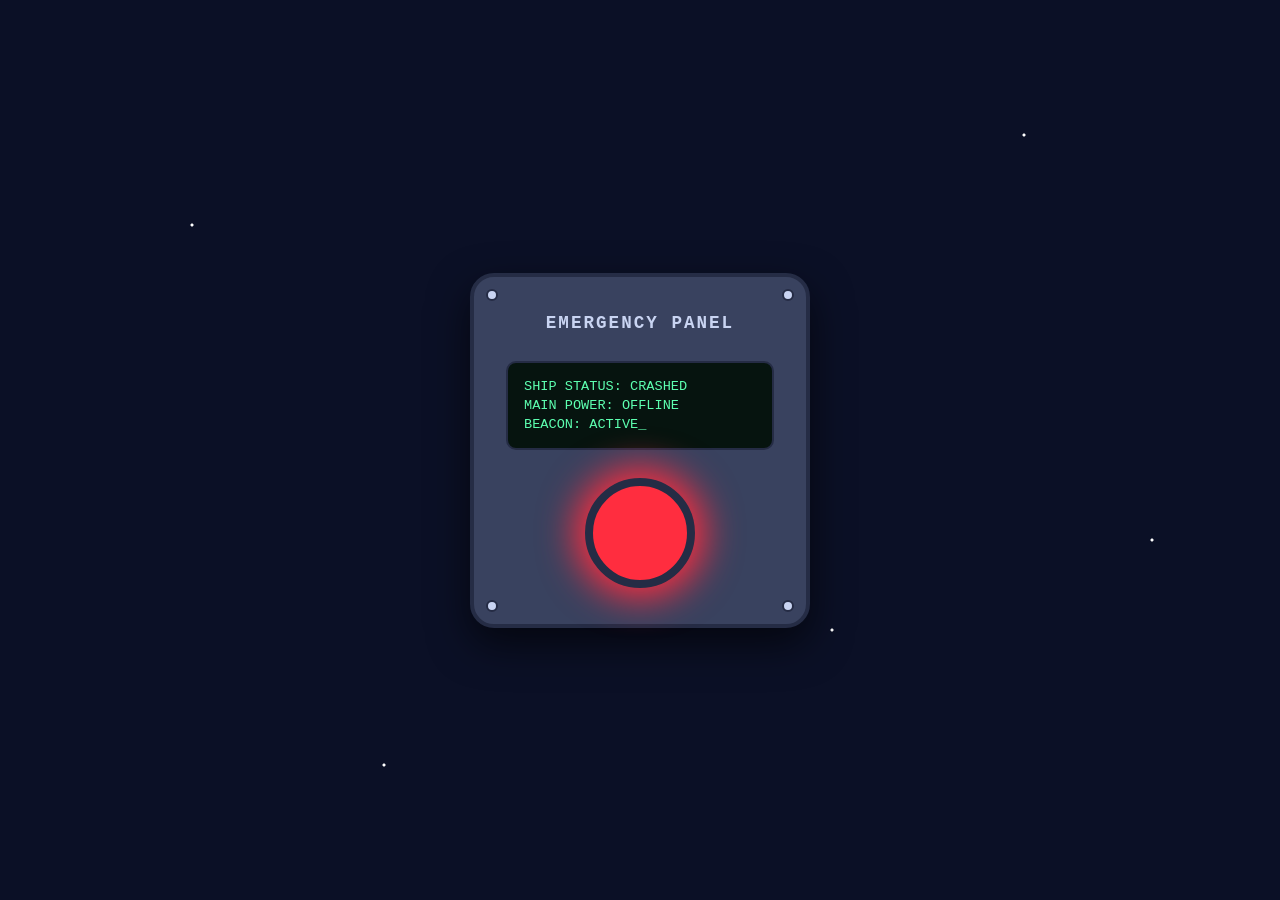
<file: 30daysinspace/lesson01/index.html>
<!DOCTYPE html>
<html lang="en">
<head>
    <meta charset="UTF-8">
    <meta name="viewport" content="width=device-width, initial-scale=1.0">
    <title>Lesson 1: Emergency Light</title>
    <link rel="stylesheet" href="style.css">
</head>
<body>
    <main class="panel">
        <!-- The four screws holding the panel to the wall of the ship -->
        <span class="screw top-left"></span>
        <span class="screw top-right"></span>
        <span class="screw bottom-left"></span>
        <span class="screw bottom-right"></span>

        <h1>Emergency Panel</h1>

        <div class="screen">
            <p>SHIP STATUS: CRASHED</p>
            <p>MAIN POWER: OFFLINE</p>
            <p>BEACON: ACTIVE<span class="cursor">_</span></p>
        </div>

        <!-- JavaScript adds and removes the class "on" to make this blink -->
        <div id="light" class="light"></div>
    </main>

    <script src="script.js"></script>
</body>
</html>
</file>
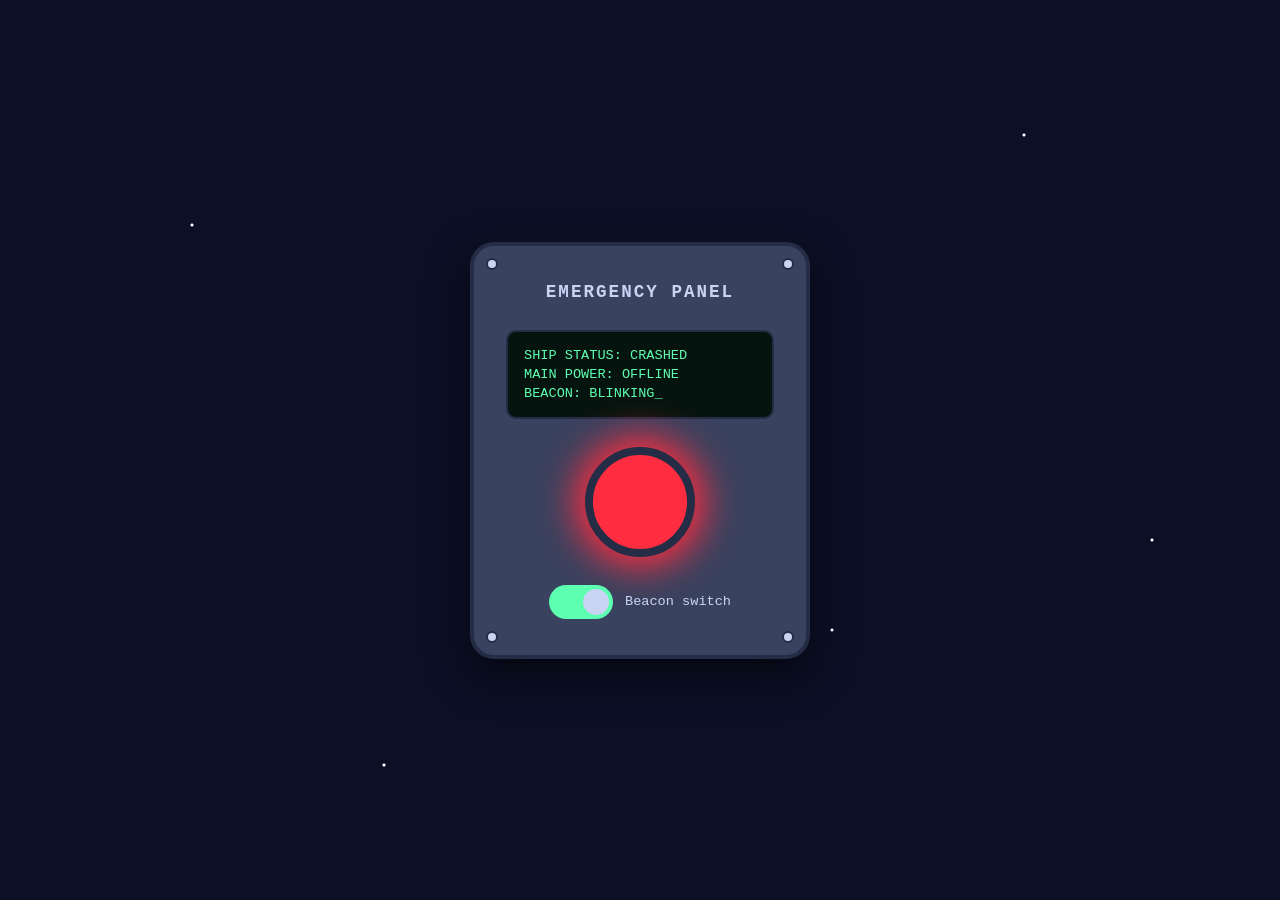
<file: 30daysinspace/lesson02/index.html>
<!DOCTYPE html>
<html lang="en">
<head>
    <meta charset="UTF-8">
    <meta name="viewport" content="width=device-width, initial-scale=1.0">
    <title>Lesson 2: Beacon Switch</title>
    <link rel="stylesheet" href="style.css">
</head>
<body>
    <main class="panel">
        <!-- The four screws holding the panel to the wall of the ship -->
        <span class="screw top-left"></span>
        <span class="screw top-right"></span>
        <span class="screw bottom-left"></span>
        <span class="screw bottom-right"></span>

        <h1>Emergency Panel</h1>

        <div class="screen">
            <p>SHIP STATUS: CRASHED</p>
            <p>MAIN POWER: OFFLINE</p>
            <p>BEACON: <span id="light-status"></span><span class="cursor">_</span></p>
        </div>

        <!-- JavaScript adds and removes the class "on" to make this blink -->
        <div id="light" class="light"></div>

        <!-- The switch is really a checkbox: CSS makes it look like a switch.
             "checked" means it starts switched on. -->
        <label class="switch">
            <input id="light-switch" type="checkbox" checked>
            <span class="track"></span>
            <span>Beacon switch</span>
        </label>
    </main>

    <script src="script.js"></script>
</body>
</html>
</file>
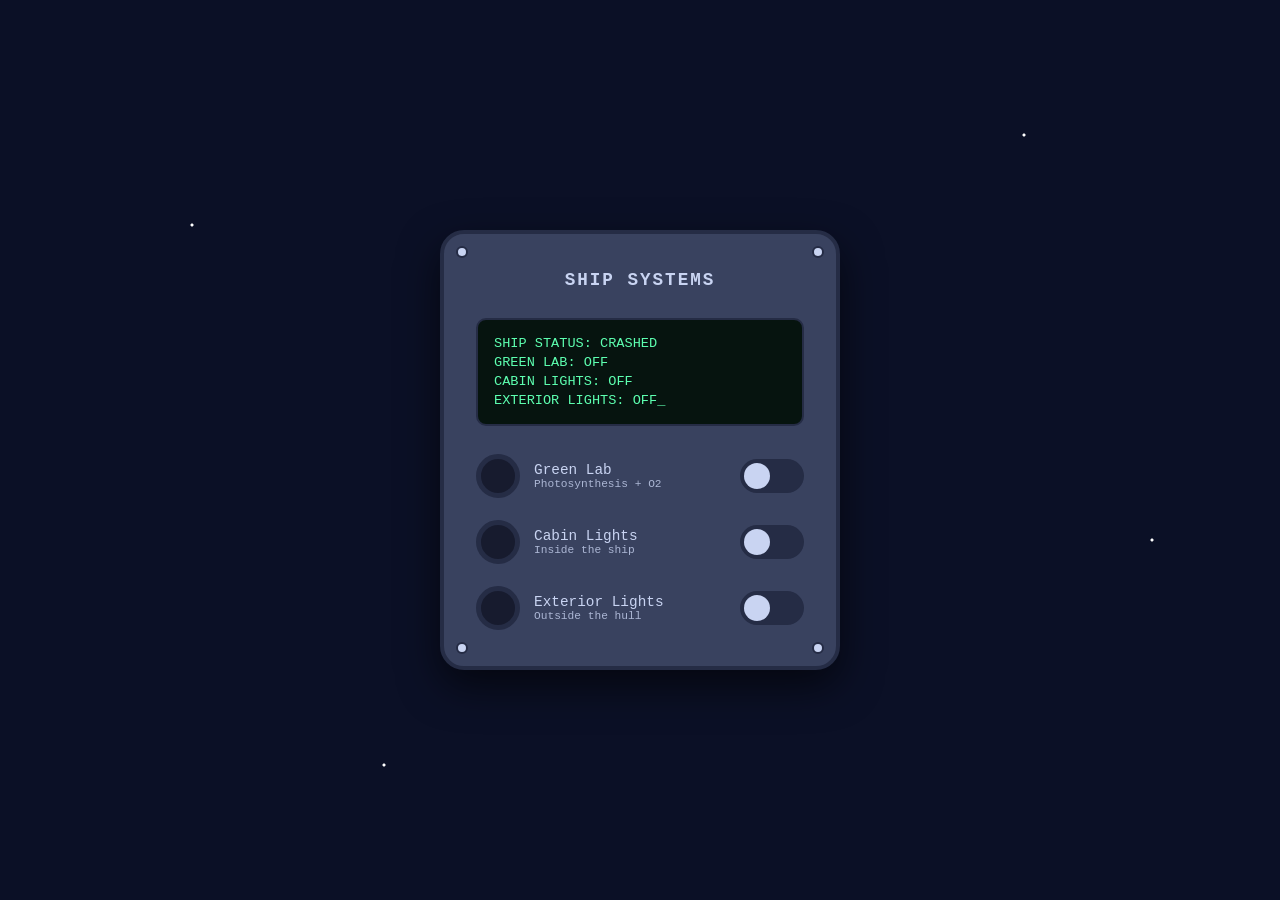
<file: 30daysinspace/lesson03/index.html>
<!DOCTYPE html>
<html lang="en">
<head>
    <meta charset="UTF-8">
    <meta name="viewport" content="width=device-width, initial-scale=1.0">
    <title>Lesson 3: Ship Systems</title>
    <link rel="stylesheet" href="style.css">
</head>
<body>
    <main class="panel">
        <!-- The four screws holding the panel to the wall of the ship -->
        <span class="screw top-left"></span>
        <span class="screw top-right"></span>
        <span class="screw bottom-left"></span>
        <span class="screw bottom-right"></span>

        <h1>Ship Systems</h1>

        <div class="screen">
            <p>SHIP STATUS: CRASHED</p>
            <p>GREEN LAB: <span id="lab-status">OFF</span></p>
            <p>CABIN LIGHTS: <span id="cabin-status">OFF</span></p>
            <p>EXTERIOR LIGHTS: <span id="exterior-status">OFF</span><span class="cursor">_</span></p>
        </div>

        <!-- JavaScript listens here, once, for all three switches.
             autocomplete="off" makes every switch start off when the page reloads. -->
        <div id="systems" class="systems">
            <label class="system">
                <span id="lab-light" class="light green"></span>
                <span class="system-name">
                    Green Lab
                    <small>Photosynthesis + O2</small>
                </span>
                <input id="lab-switch" type="checkbox" autocomplete="off">
                <span class="track"></span>
            </label>

            <label class="system">
                <span id="cabin-light" class="light white"></span>
                <span class="system-name">
                    Cabin Lights
                    <small>Inside the ship</small>
                </span>
                <input id="cabin-switch" type="checkbox" autocomplete="off">
                <span class="track"></span>
            </label>

            <label class="system">
                <span id="exterior-light" class="light amber"></span>
                <span class="system-name">
                    Exterior Lights
                    <small>Outside the hull</small>
                </span>
                <input id="exterior-switch" type="checkbox" autocomplete="off">
                <span class="track"></span>
            </label>
        </div>
    </main>

    <script src="script.js"></script>
</body>
</html>
</file>
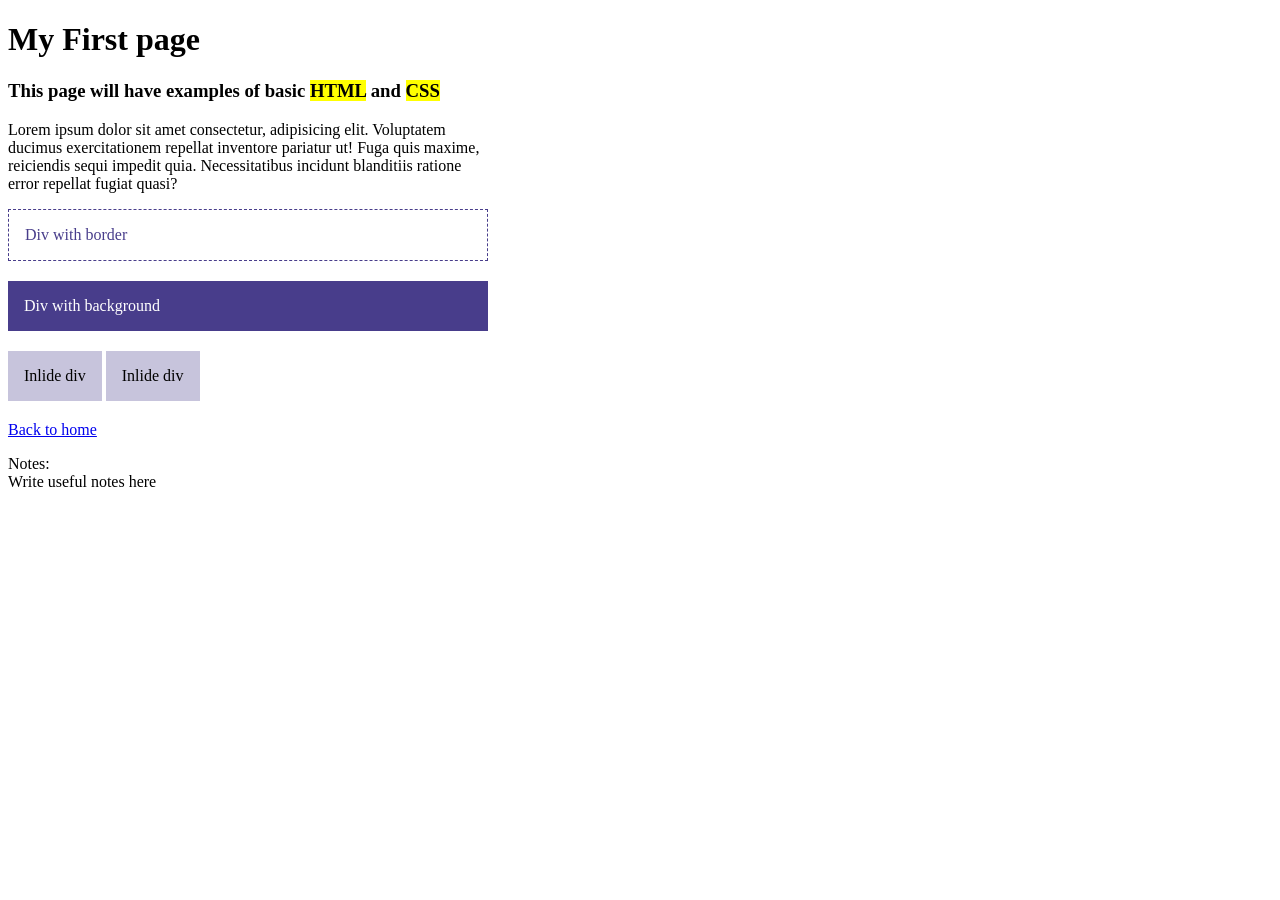
<file: frontend/class01.html>
<!DOCTYPE html>
<html lang="en">
<head>
    <meta charset="UTF-8">
    <meta name="viewport" content="width=device-width, initial-scale=1.0">
    <title>Class 01</title>
    <link rel="stylesheet" href="class01.css">
</head>
<body>
    <div id="page">
        <h1>My First page</h1>
        <h3>This page will have examples of basic <span class="highlight">HTML</span> and <span class="highlight">CSS</span></h3>
        <p>Lorem ipsum dolor sit amet consectetur, adipisicing elit. Voluptatem ducimus exercitationem repellat inventore pariatur ut! Fuga quis maxime, reiciendis sequi impedit quia. Necessitatibus incidunt blanditiis ratione error repellat fugiat quasi?</p>
        <div class="dotted box">Div with border</div>
        <div class="purple box">Div with background</div>
        <div>
            <div class="gray box">Inlide div</div>
            <div class="gray box">Inlide div</div>
        </div>
        <a href="homepage.html">Back to home</a>
        <p>
            Notes:<br>
            Write useful notes here
        </p>
    </div>
</body>
</html>
</file>
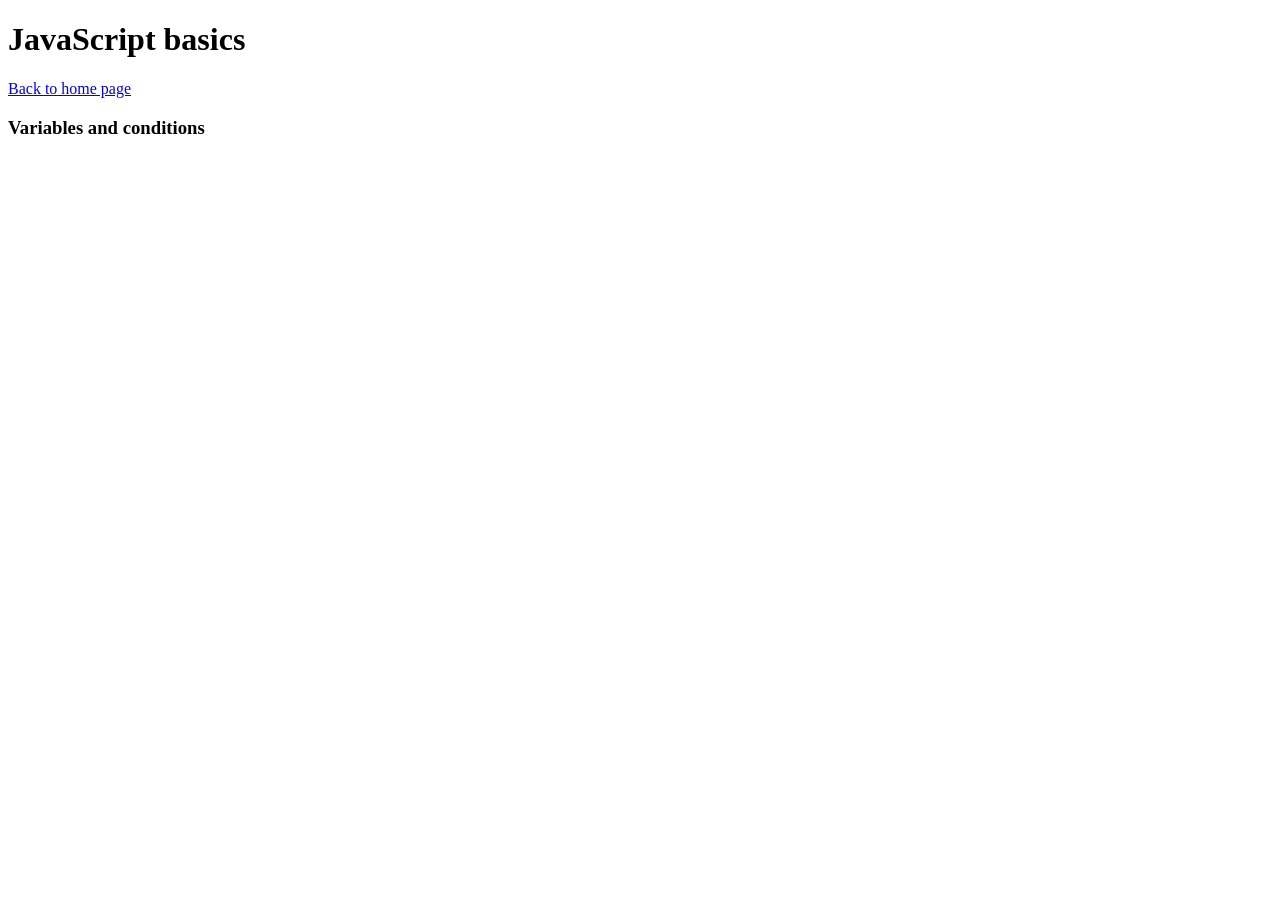
<file: javascript/page_20.html>
<!DOCTYPE html>
<html lang="en">
  <head>
    <meta charset="UTF-8" />
    <title>20 - Javascript</title>
  </head>
  <body>
    <h1>JavaScript basics</h1>
    <a href="homepage.html">Back to home page</a>
    <h3>Variables and conditions</h3>

    <div id="output"></div>
    <script>
      // This code mirrors console messages to the HTML page
      const output = document.getElementById('output');
      const originalLog = console.log;

      console.log = function (...args) {
        originalLog.apply(console, args);
        output.innerHTML += `<pre>${args.join(" ")}</pre>`;
      };
    </script>
    <script src="page_20.js" defer></script>
  </body>
</html>
</file>
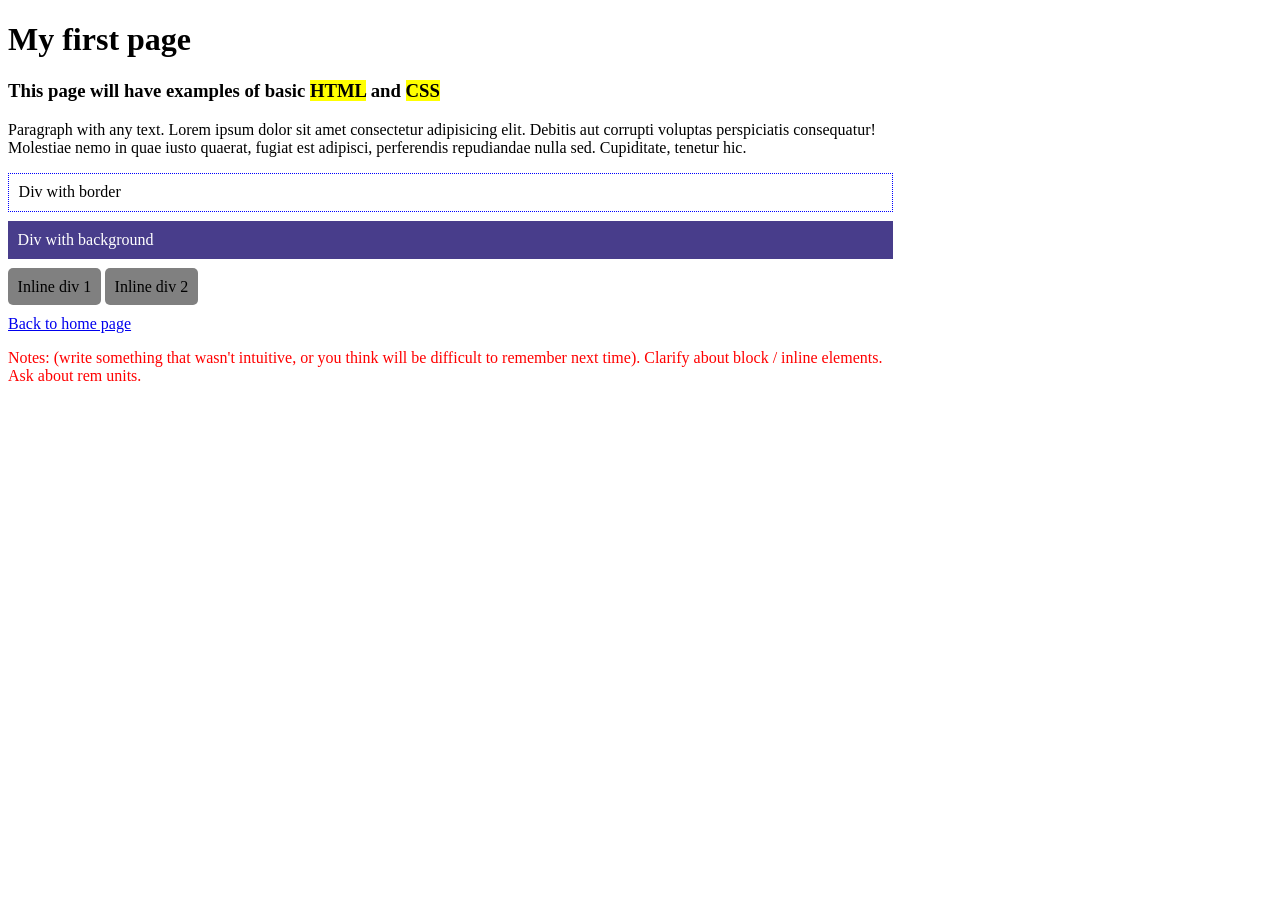
<file: MyFirstPage/page_01.html>
<!DOCTYPE html>
<html>
  <head>
   <link rel="stylesheet" href="page_01.css">
  </head>
  <body>
    <div id="page">
        <h1>My first page</h1>
        <h3>This page will have examples of basic <span class="yellowt">HTML</span> and <span class="yellowt">CSS</span></h3>
        <p>Paragraph with any text. Lorem ipsum dolor sit amet consectetur adipisicing elit. Debitis aut corrupti voluptas perspiciatis consequatur! Molestiae nemo in quae iusto quaerat, fugiat est adipisci, perferendis repudiandae nulla sed. Cupiditate, tenetur hic.</p>
        <div class="box bordered">Div with border</div>
        <div class="box colored">Div with background</div>

        <div>
          <div class="box block">Inline div 1</div>
          <div class="box block">Inline div 2</div>
        </div>
        
        <a href="index.html">Back to home page</a>
        <p id="very-important">Notes: (write something that wasn't intuitive, or you think will be difficult to remember next time). Clarify about block / inline elements. Ask about rem units.</p>
    </div>
</body>
</html>
</file>
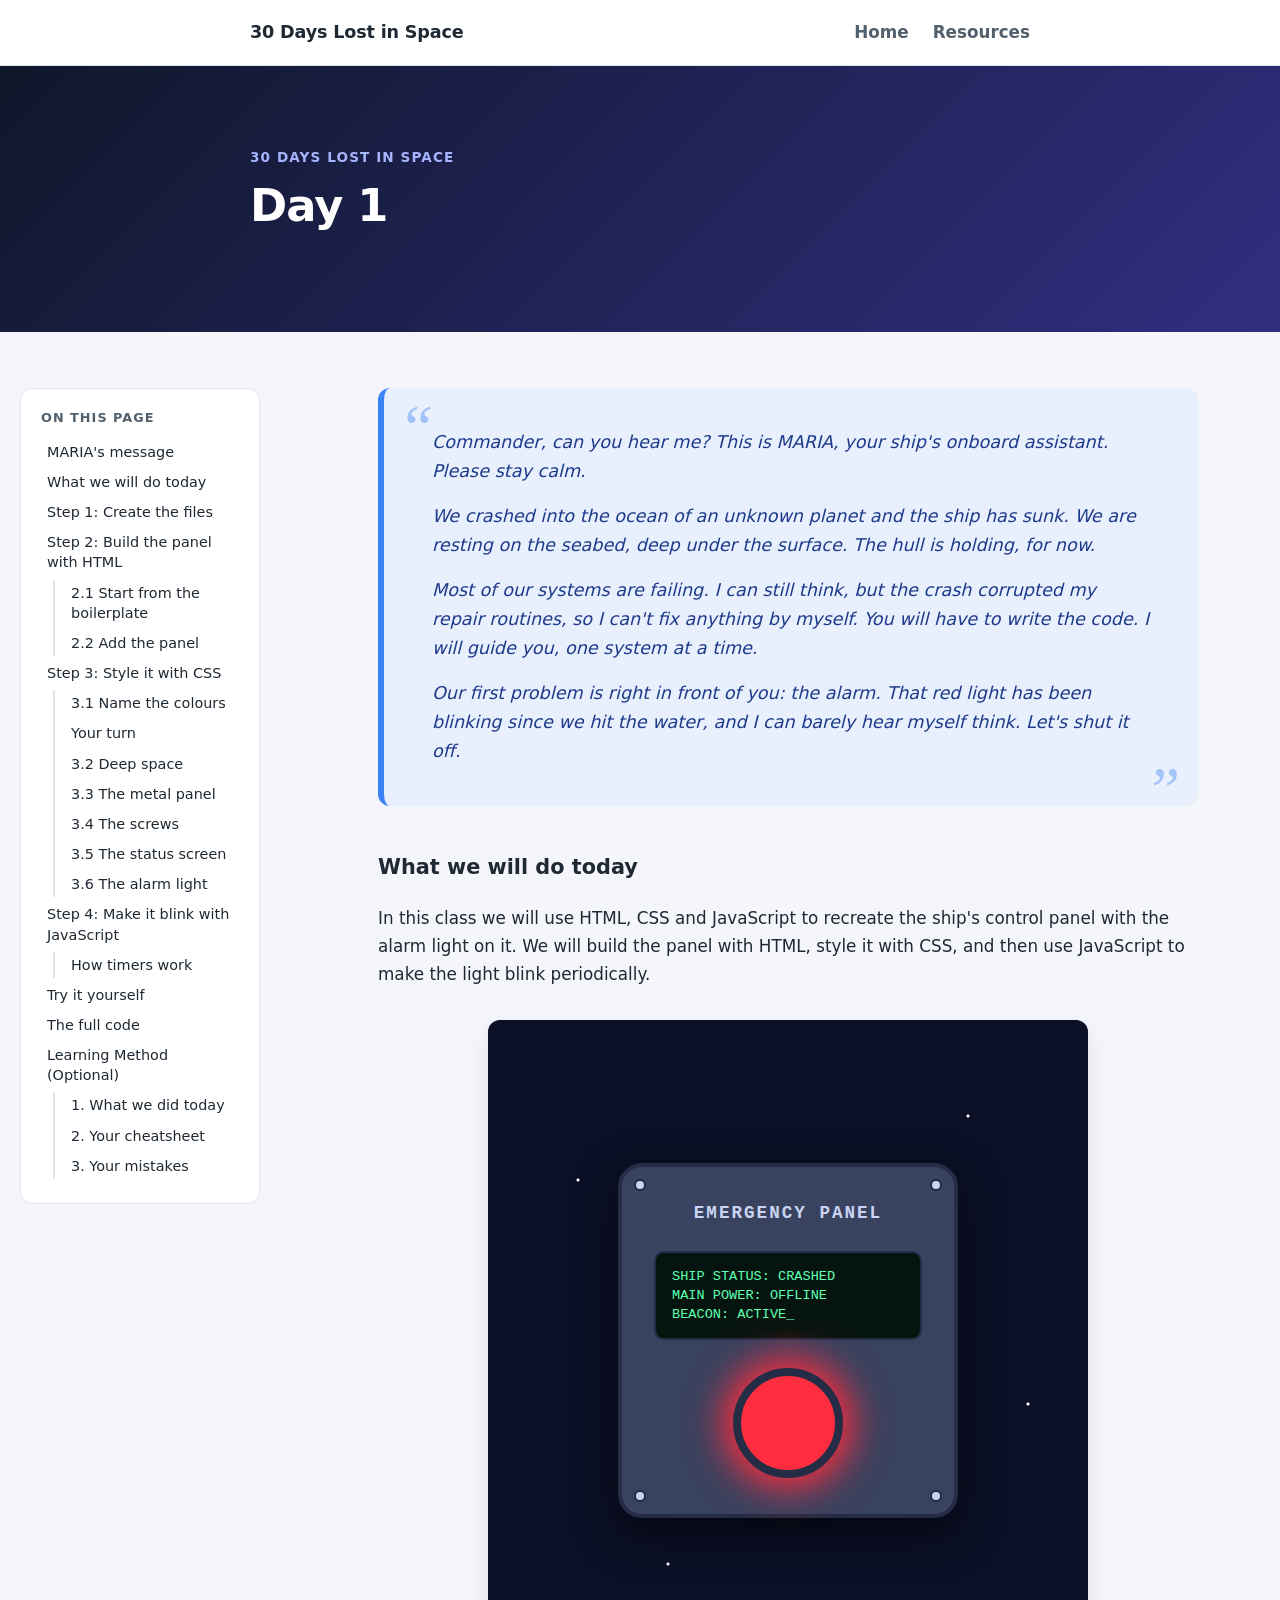
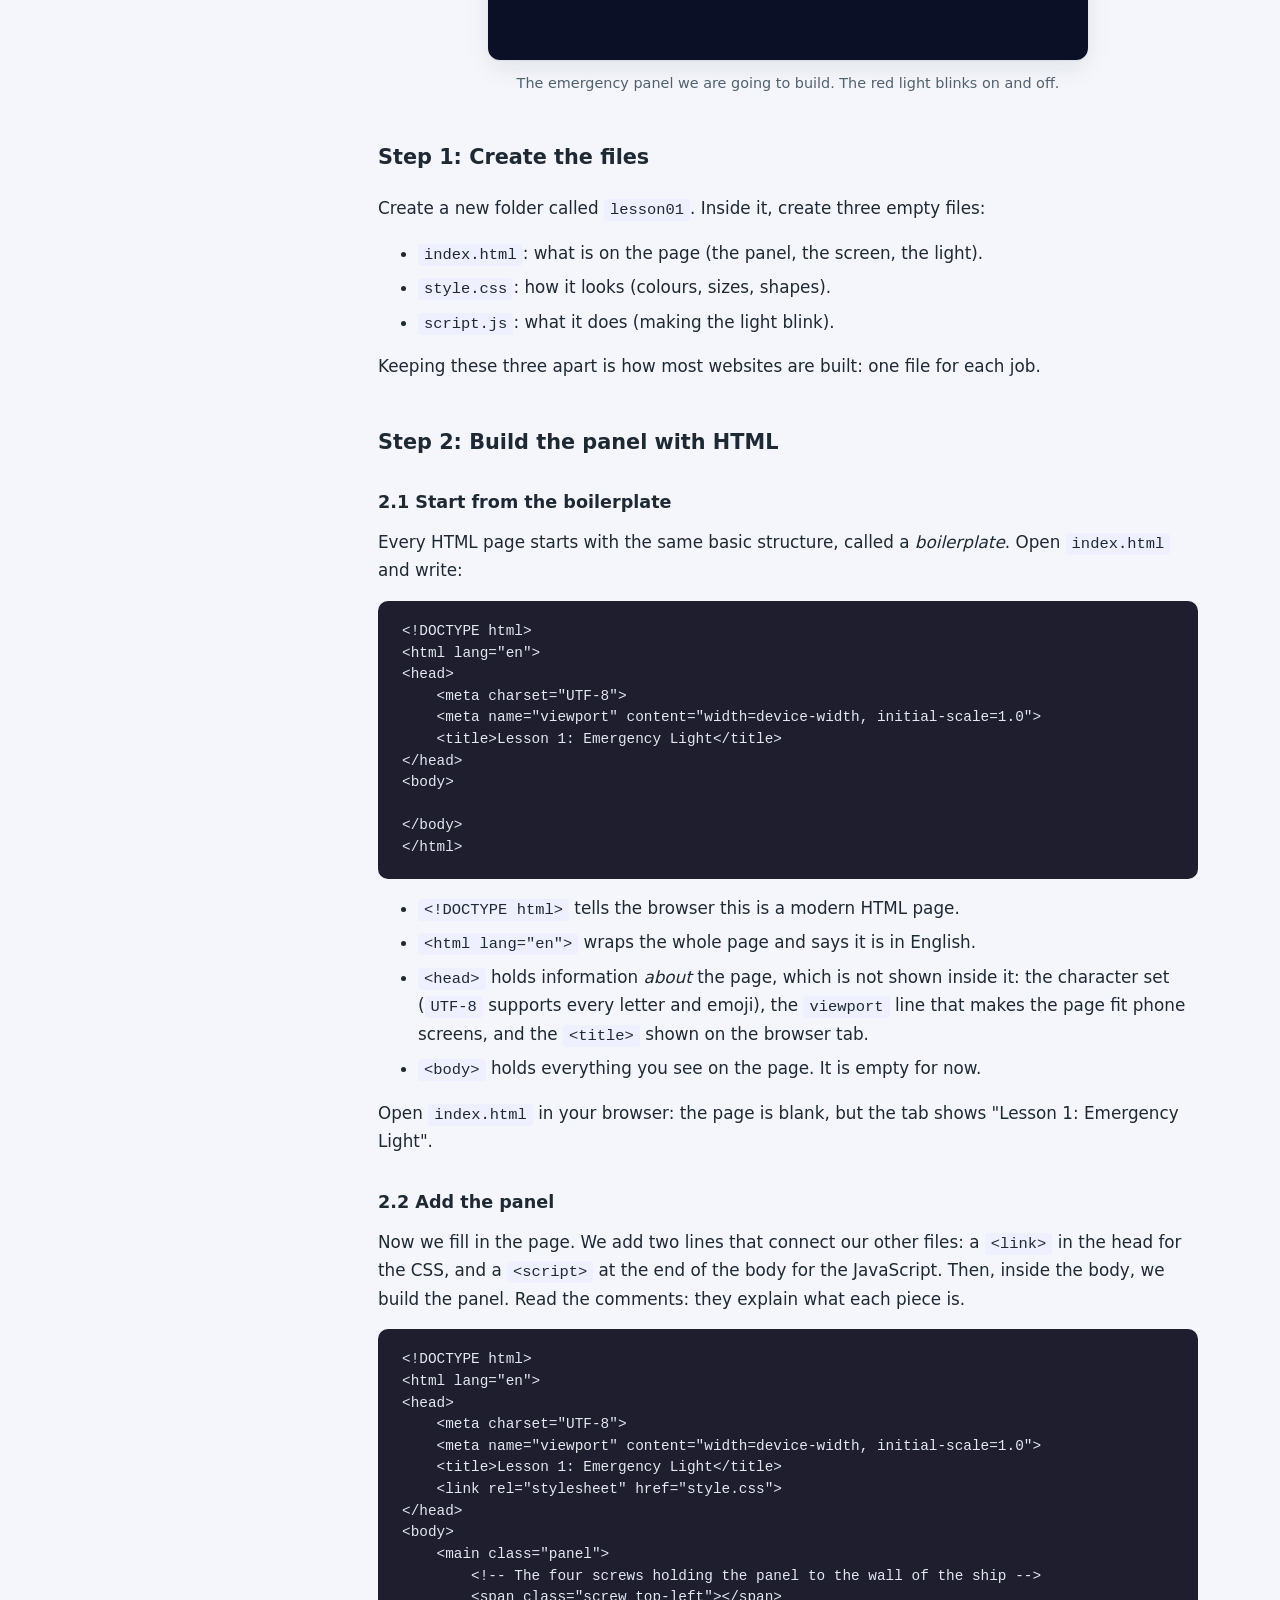
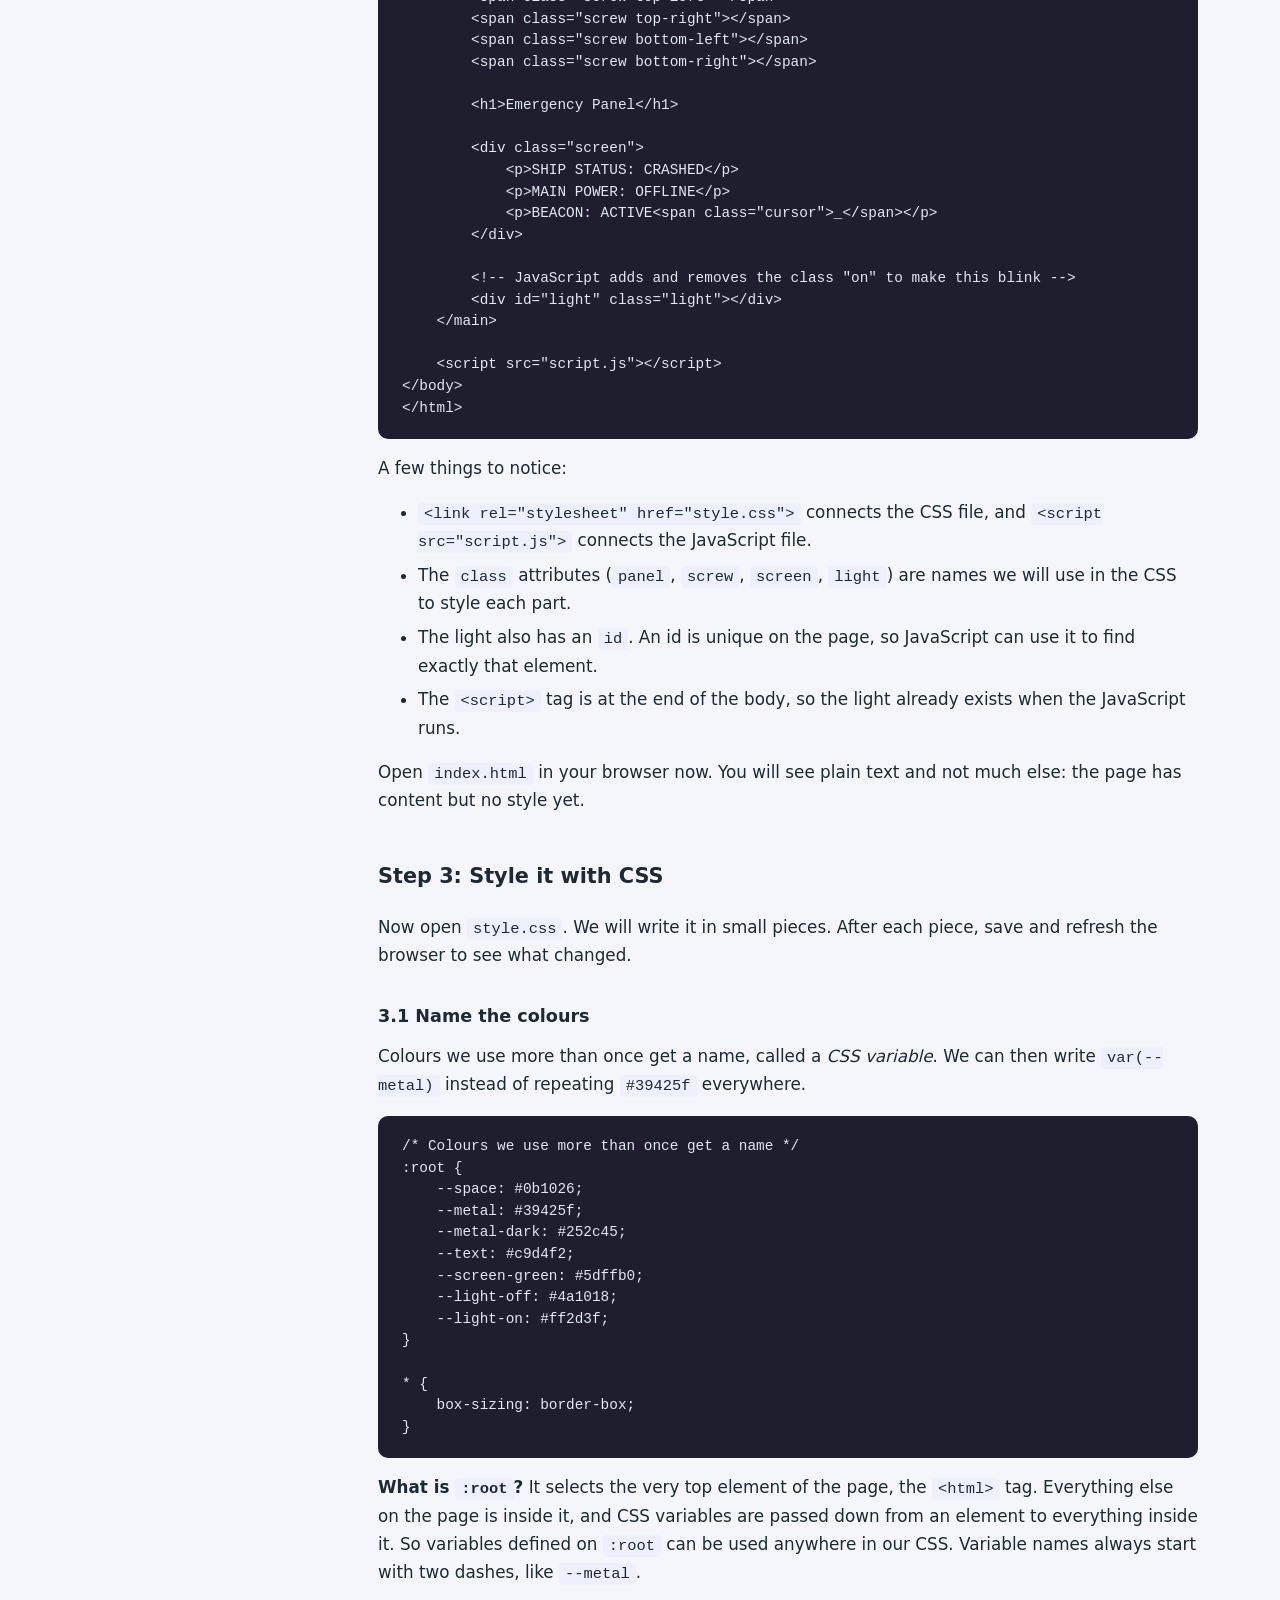
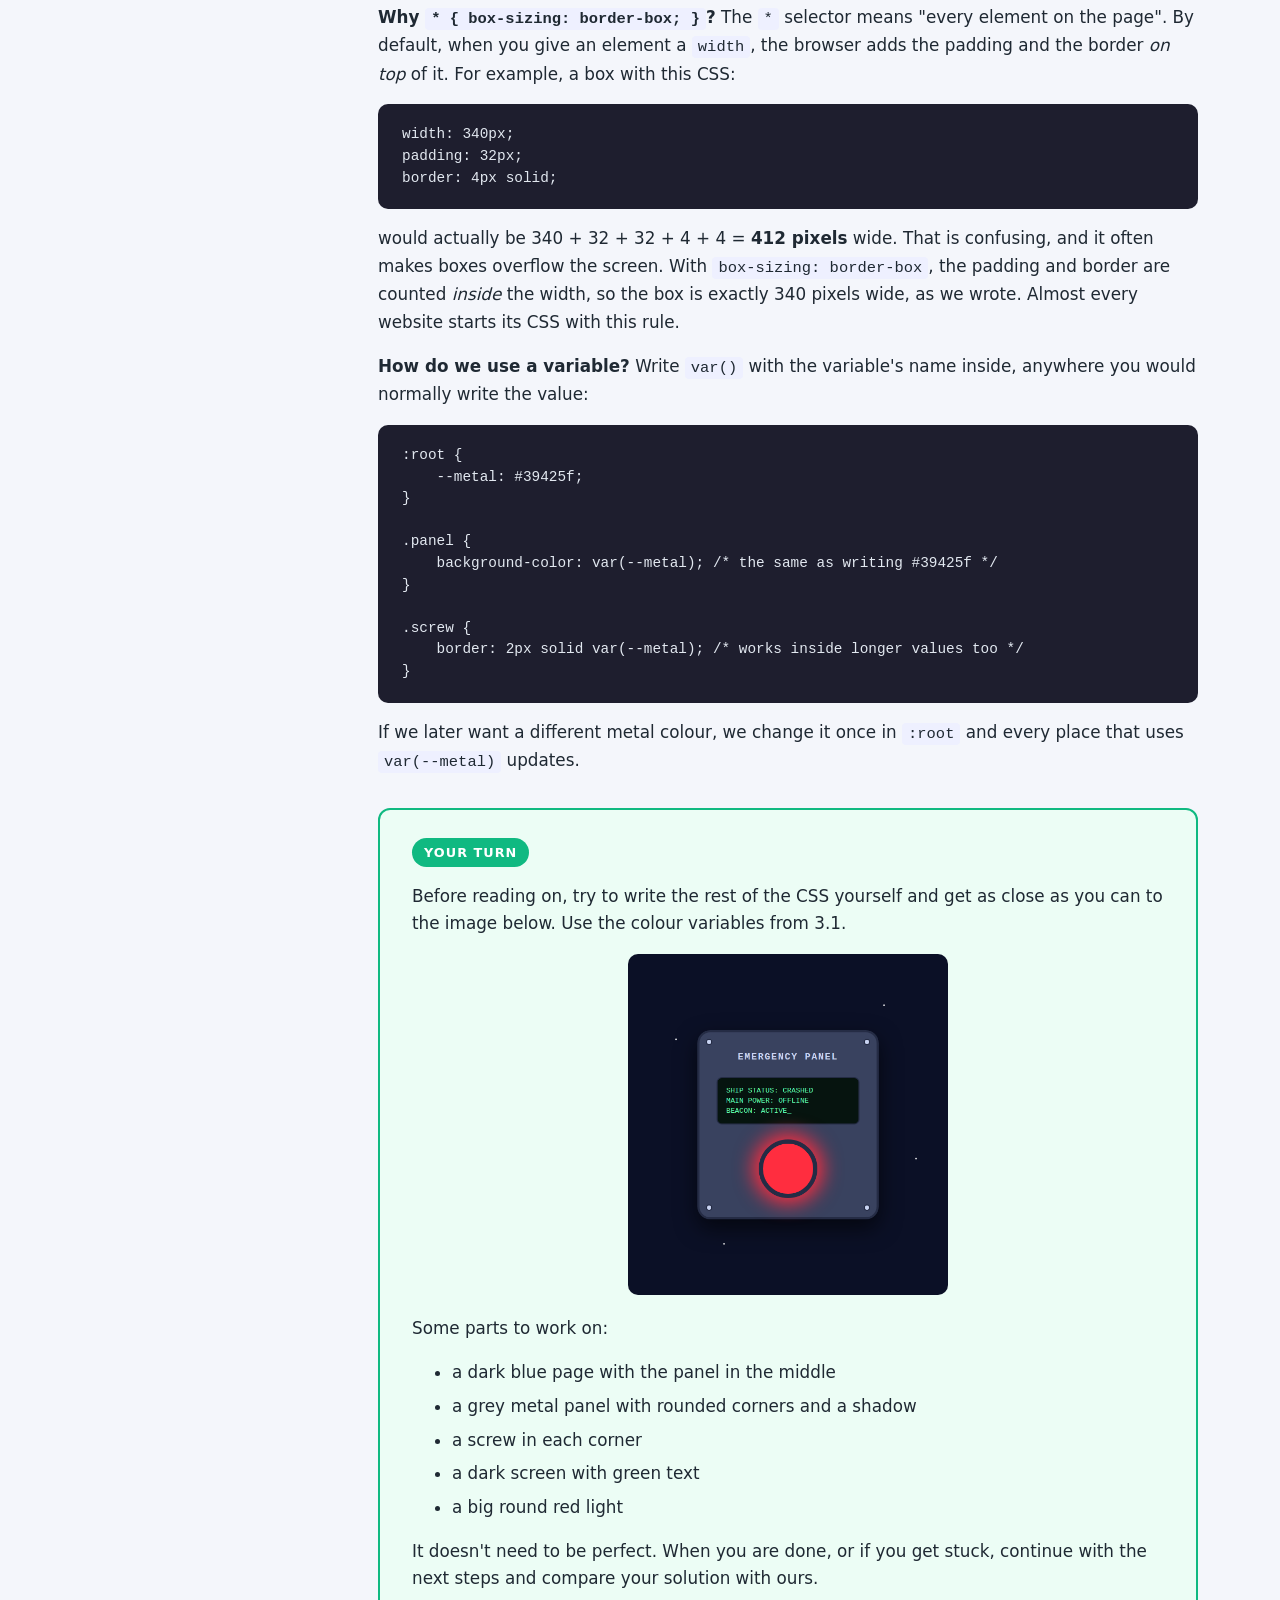
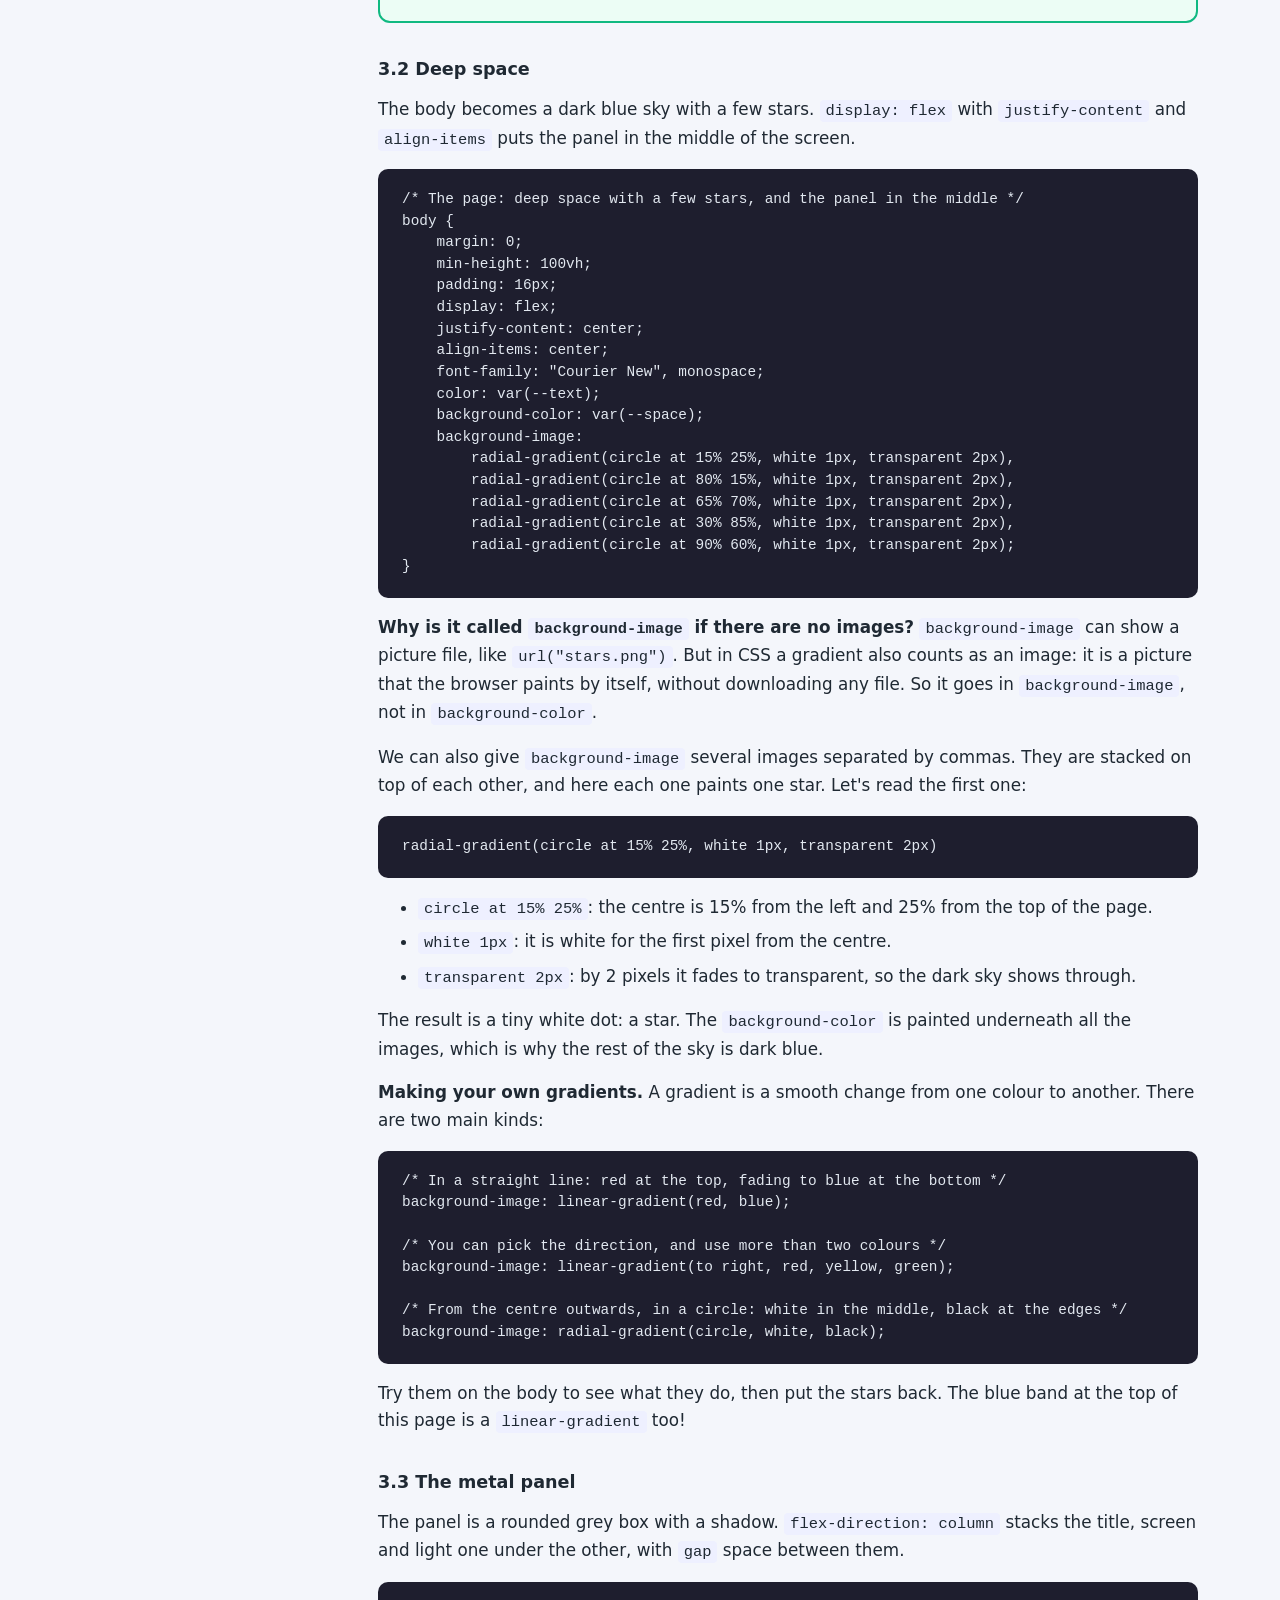
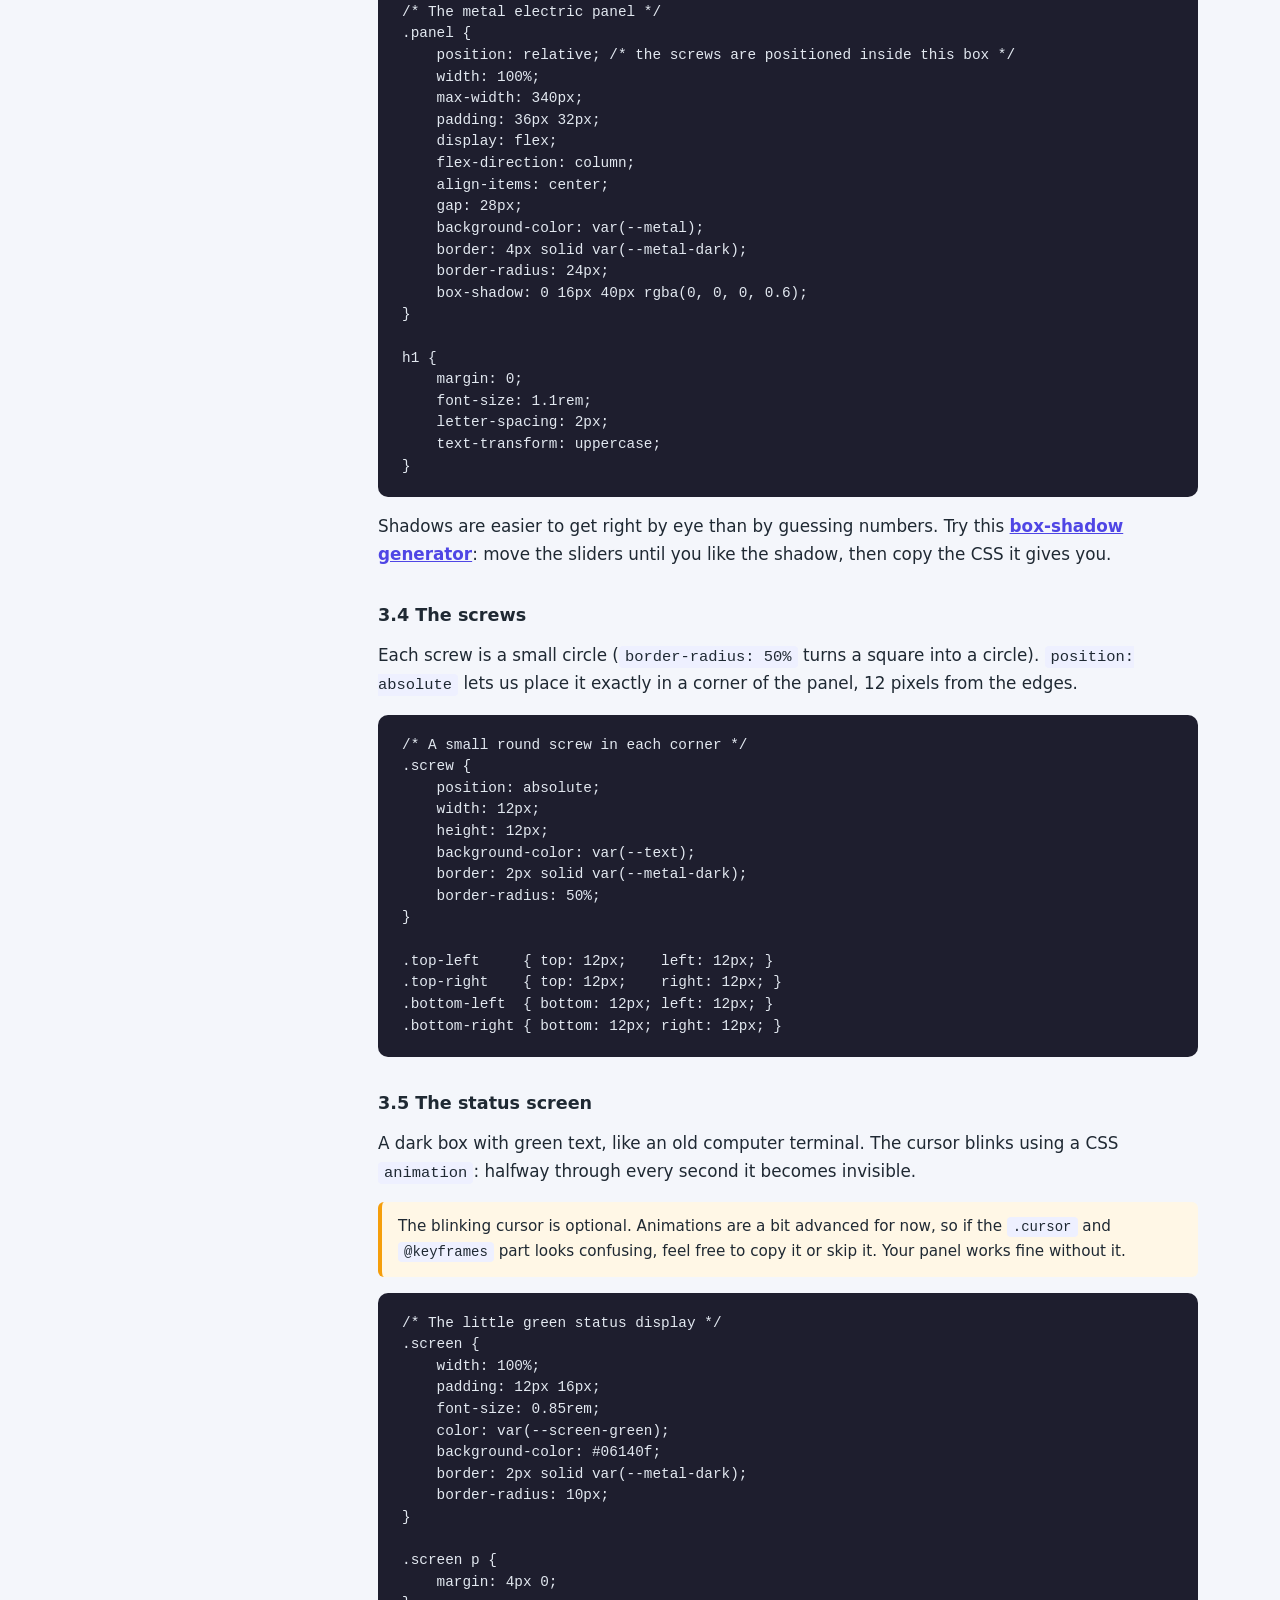
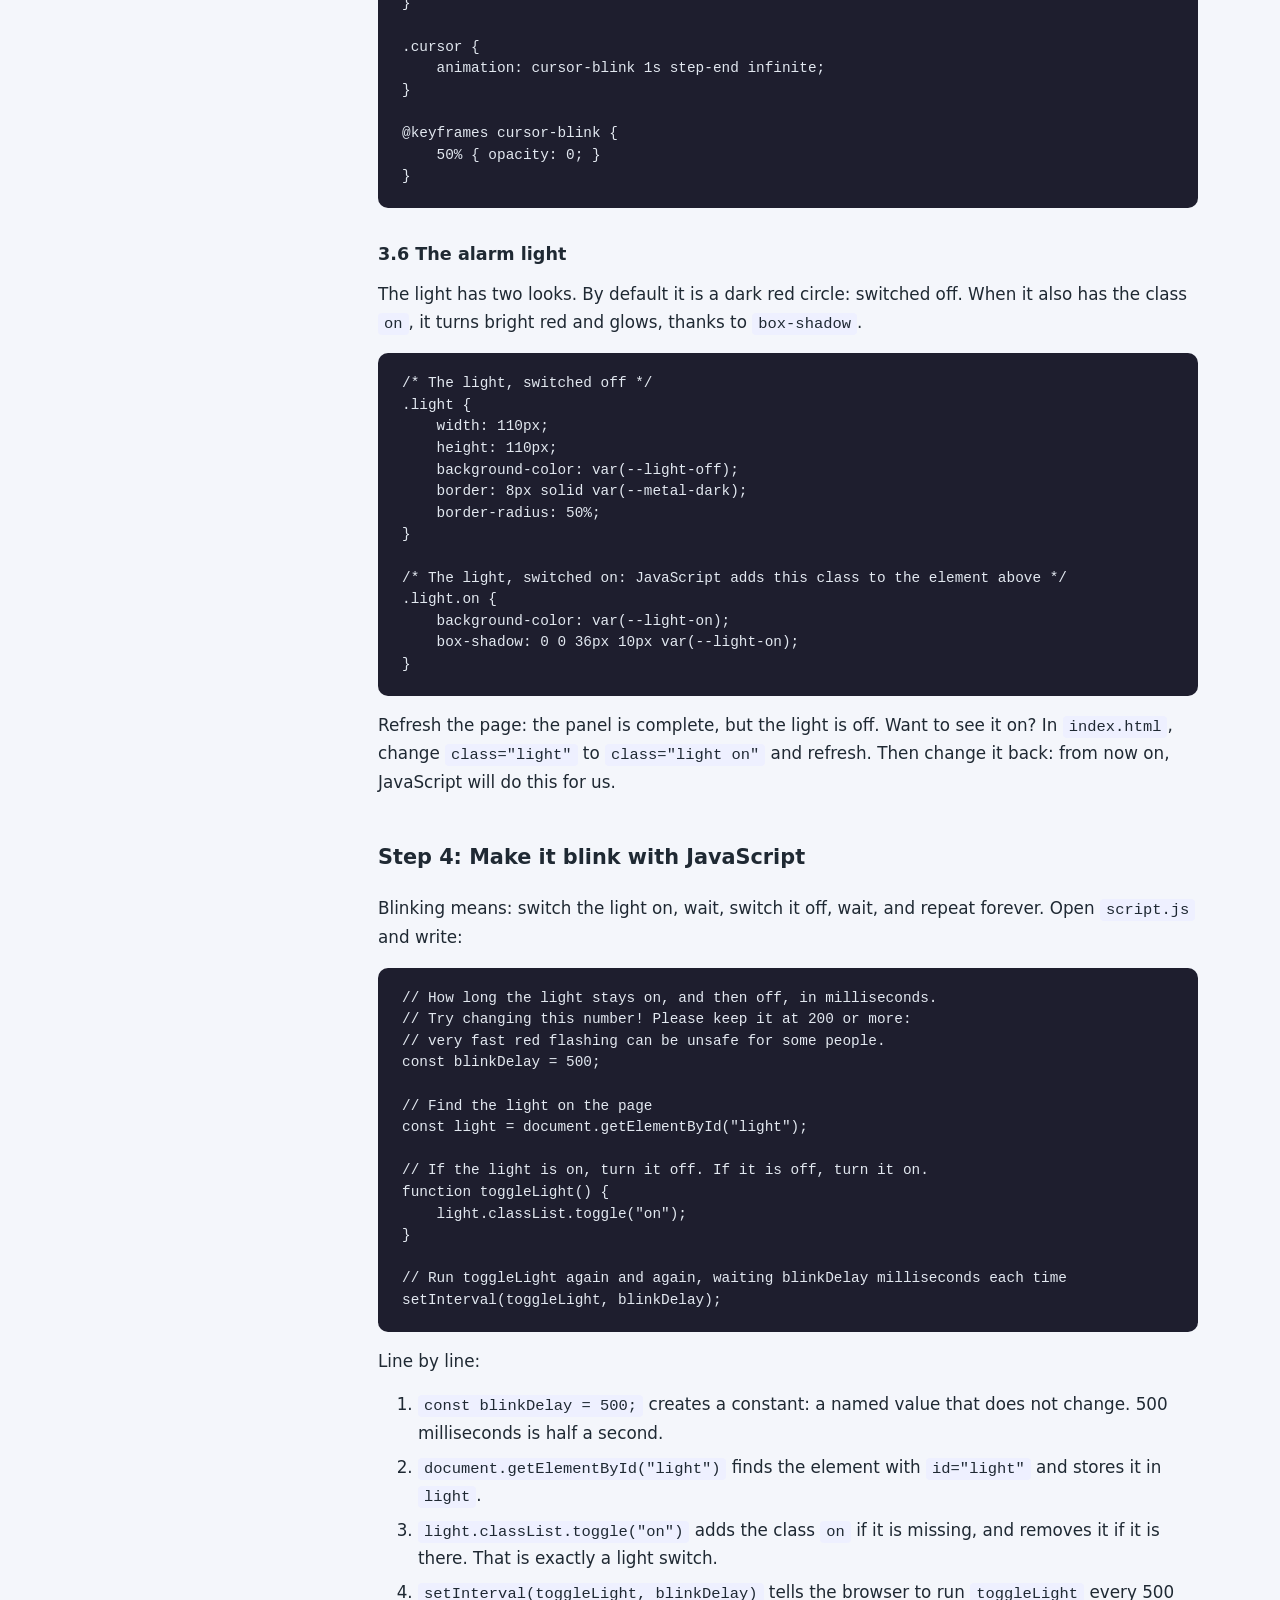
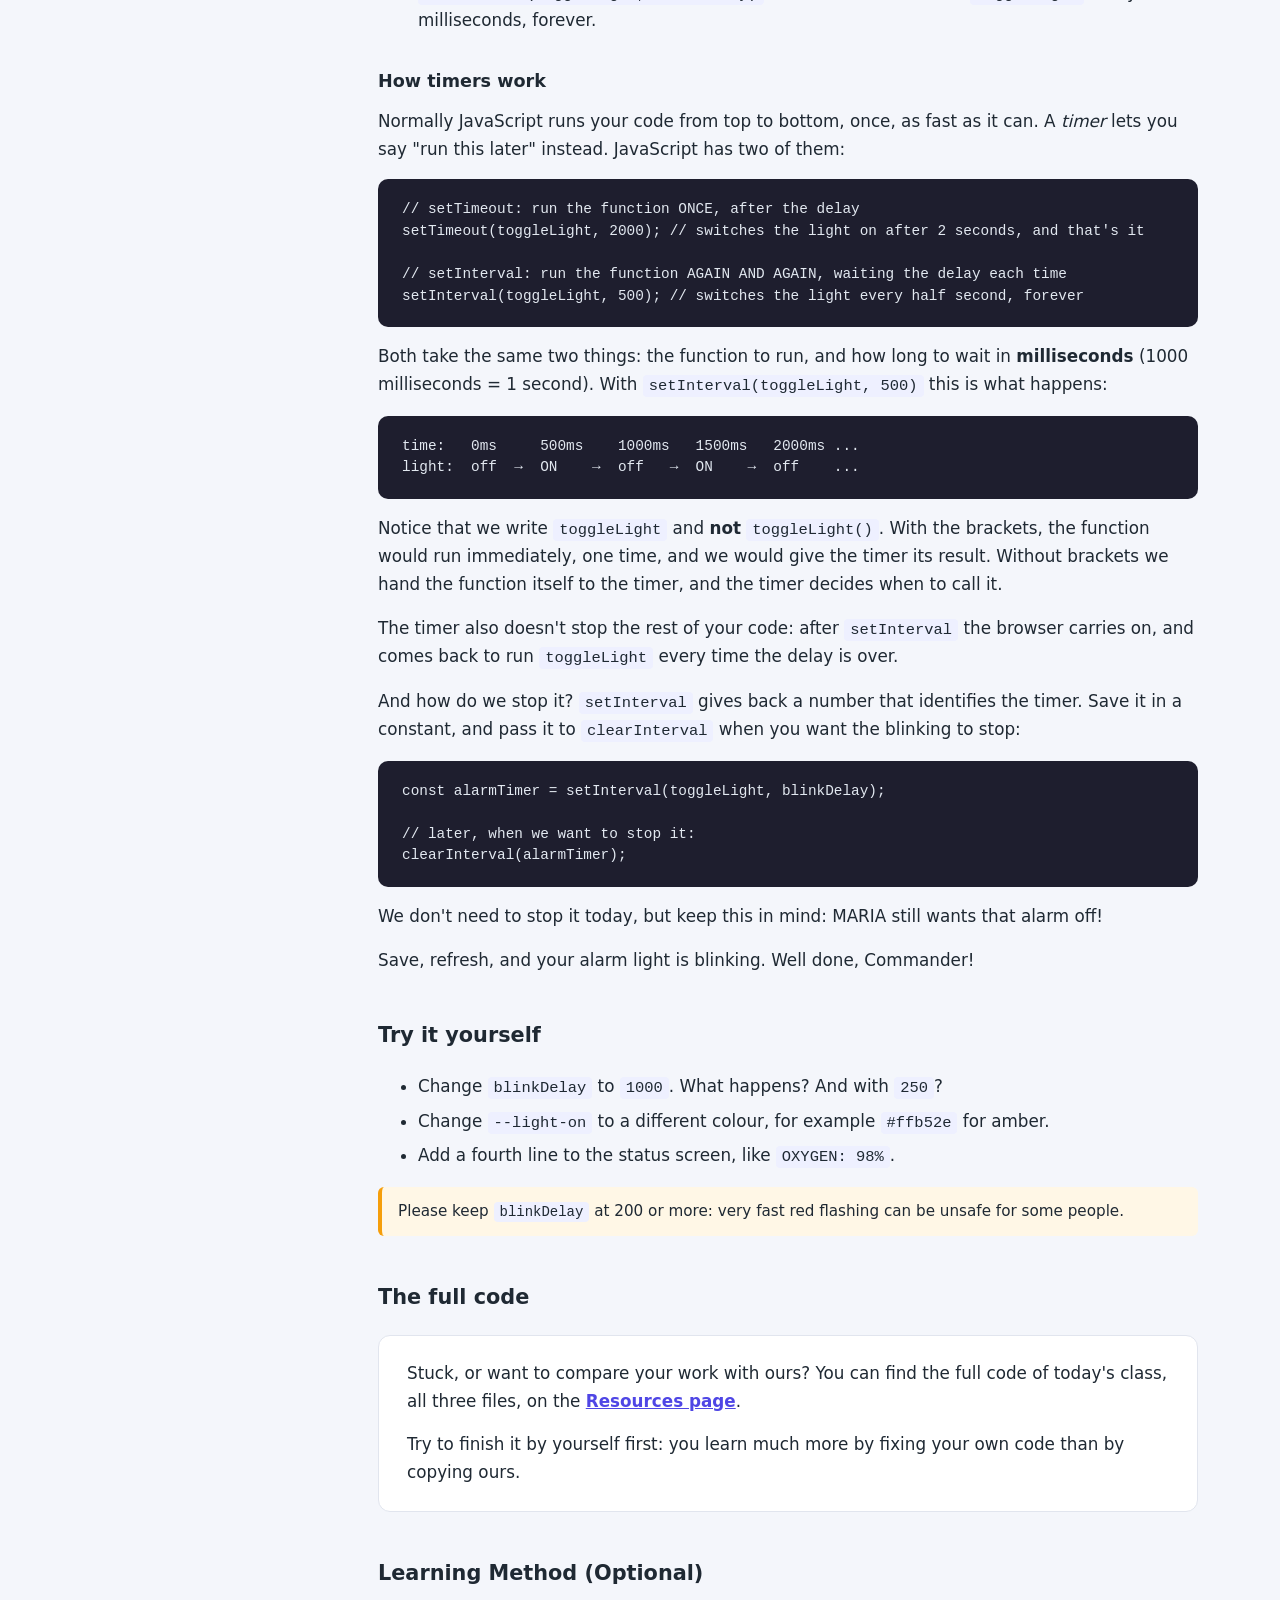
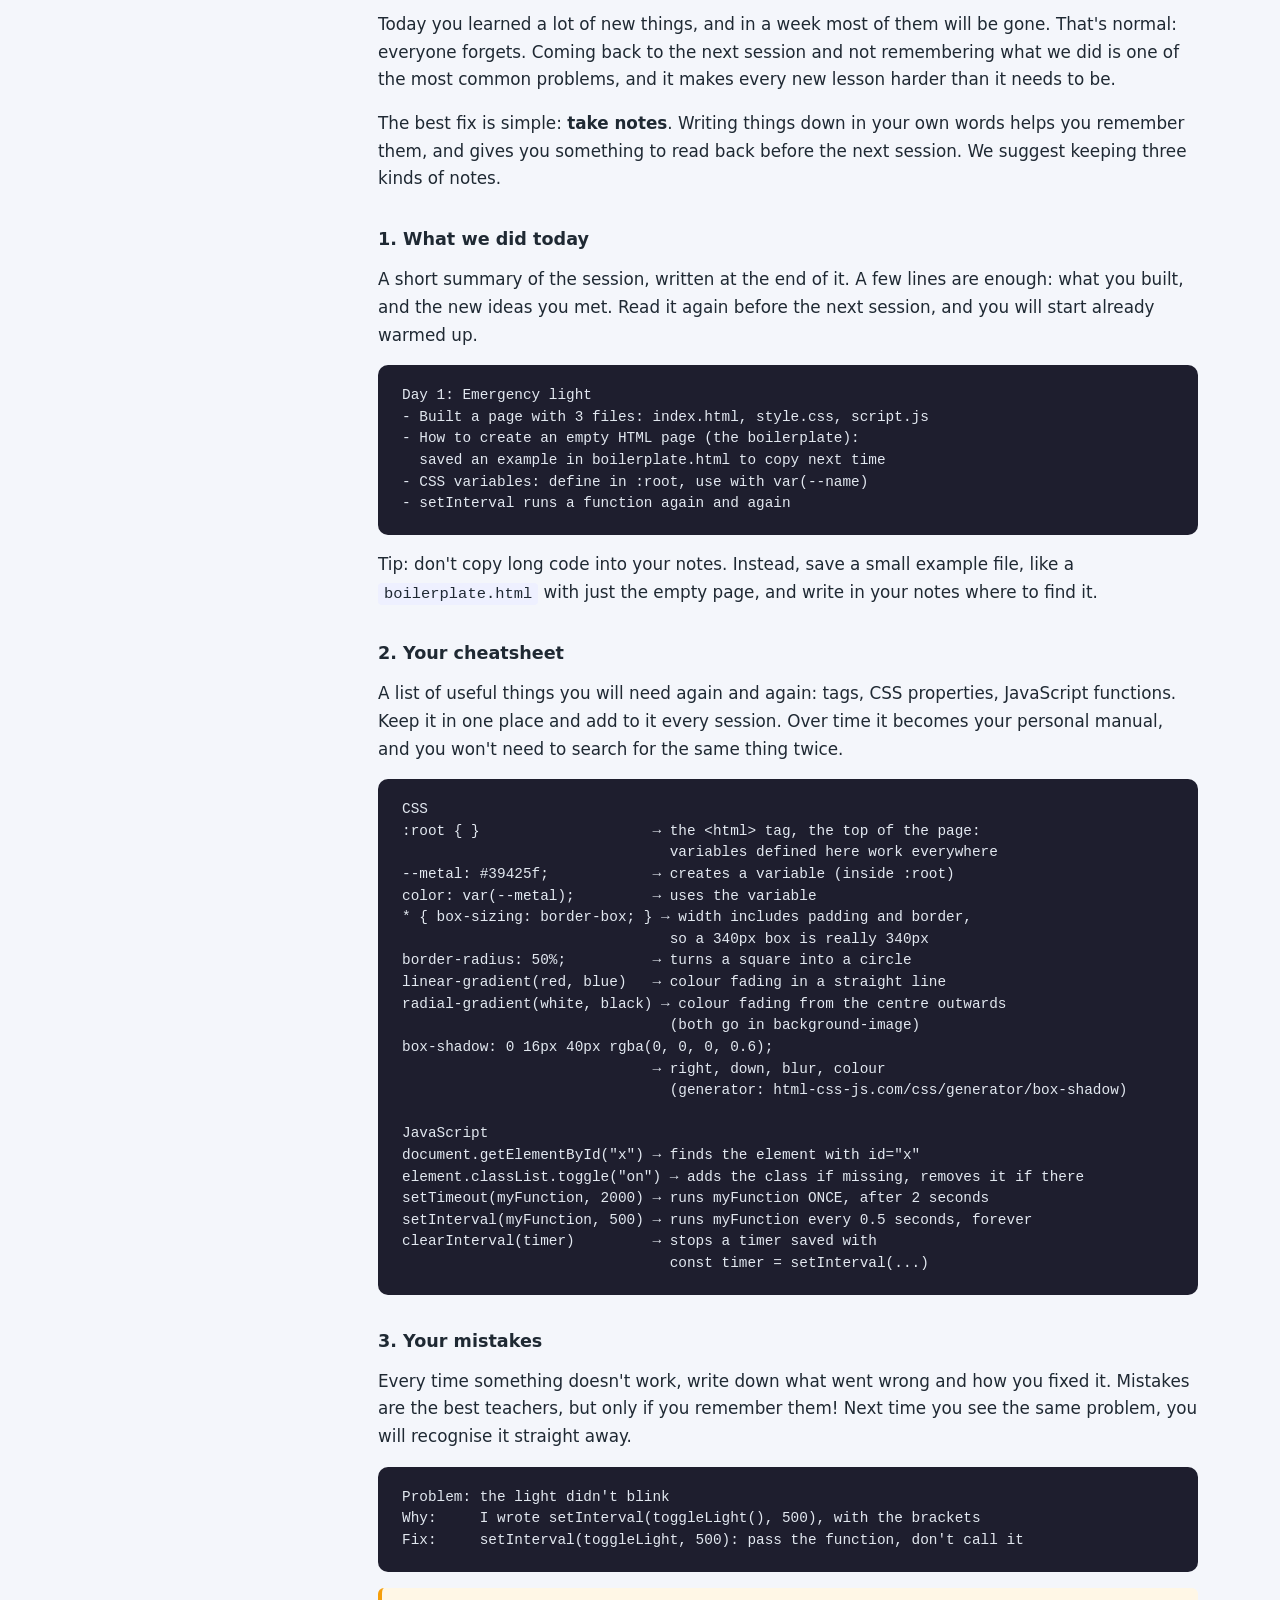
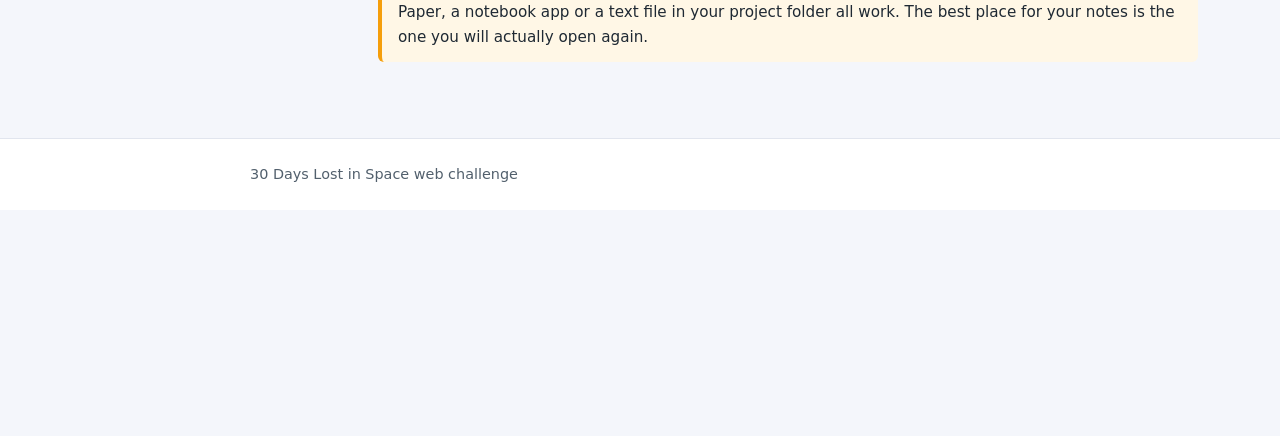
<file: 30daysinspace/program/guide1.html>
<!DOCTYPE html>
<html lang="en">
<head>
    <meta charset="UTF-8">
    <meta name="viewport" content="width=device-width, initial-scale=1.0">
    <title>Day 1 | 30 Days Lost in Space</title>
    <link rel="stylesheet" href="style.css">
</head>
<body>
    <header class="site-header">
        <div class="container">
            <a class="logo" href="index.html">30 Days Lost in Space</a>
            <nav class="site-nav" aria-label="Main">
                <a href="index.html">Home</a>
                <a href="resources.html">Resources</a>
            </nav>
        </div>
    </header>

    <section class="hero">
        <div class="container">
            <p class="eyebrow">30 Days Lost in Space</p>
            <h1>Day 1</h1>
        </div>
    </section>

    <div class="container guide">
        <!-- Index of the page: each link jumps to the element with that id -->
        <nav class="toc" aria-label="On this page">
            <p class="toc-title">On this page</p>
            <ol>
                <li><a href="#maria-message">MARIA's message</a></li>
                <li><a href="#today">What we will do today</a></li>
                <li><a href="#step-1">Step 1: Create the files</a></li>
                <li>
                    <a href="#step-2">Step 2: Build the panel with HTML</a>
                    <ol>
                        <li><a href="#step-2-1">2.1 Start from the boilerplate</a></li>
                        <li><a href="#step-2-2">2.2 Add the panel</a></li>
                    </ol>
                </li>
                <li>
                    <a href="#step-3">Step 3: Style it with CSS</a>
                    <ol>
                        <li><a href="#step-3-1">3.1 Name the colours</a></li>
                        <li><a href="#your-turn">Your turn</a></li>
                        <li><a href="#step-3-2">3.2 Deep space</a></li>
                        <li><a href="#step-3-3">3.3 The metal panel</a></li>
                        <li><a href="#step-3-4">3.4 The screws</a></li>
                        <li><a href="#step-3-5">3.5 The status screen</a></li>
                        <li><a href="#step-3-6">3.6 The alarm light</a></li>
                    </ol>
                </li>
                <li>
                    <a href="#step-4">Step 4: Make it blink with JavaScript</a>
                    <ol>
                        <li><a href="#timers">How timers work</a></li>
                    </ol>
                </li>
                <li><a href="#try-it">Try it yourself</a></li>
                <li><a href="#full-code">The full code</a></li>
                <li>
                    <a href="#learning-method">Learning Method (Optional)</a>
                    <ol>
                        <li><a href="#notes-session">1. What we did today</a></li>
                        <li><a href="#notes-cheatsheet">2. Your cheatsheet</a></li>
                        <li><a href="#notes-mistakes">3. Your mistakes</a></li>
                    </ol>
                </li>
            </ol>
        </nav>

    <main class="content">
        <!-- The story: just for fun, you don't need it to solve the exercise -->
        <blockquote class="story" id="maria-message">
            <p>
                Commander, can you hear me? This is MARIA, your ship's onboard assistant.
                Please stay calm.
            </p>
            <p>
                We crashed into the ocean of an unknown planet and the ship has sunk.
                We are resting on the seabed, deep under the surface. The hull is holding, for now.
            </p>
            <p>
                Most of our systems are failing. I can still think, but the crash corrupted
                my repair routines, so I can't fix anything by myself. You will have to write
                the code. I will guide you, one system at a time.
            </p>
            <p>
                Our first problem is right in front of you: the alarm. That red light has been
                blinking since we hit the water, and I can barely hear myself think.
                Let's shut it off.
            </p>
        </blockquote>

        <section class="lesson" id="today">
            <h2>What we will do today</h2>
            <p>
                In this class we will use HTML, CSS and JavaScript to recreate the
                ship's control panel with the alarm light on it. We will build the
                panel with HTML, style it with CSS, and then use JavaScript to make
                the light blink periodically.
            </p>

            <figure class="screenshot">
                <img src="images/day1-panel.png" alt="A metal emergency panel on a starry background, with a green status screen and a big red light that is switched on">
                <figcaption>The emergency panel we are going to build. The red light blinks on and off.</figcaption>
            </figure>
        </section>

        <!-- ================= STEP 1 ================= -->
        <section class="lesson" id="step-1">
            <h2>Step 1: Create the files</h2>
            <p>
                Create a new folder called <code>lesson01</code>. Inside it, create three empty files:
            </p>
            <ul>
                <li><code>index.html</code>: what is on the page (the panel, the screen, the light).</li>
                <li><code>style.css</code>: how it looks (colours, sizes, shapes).</li>
                <li><code>script.js</code>: what it does (making the light blink).</li>
            </ul>
            <p>
                Keeping these three apart is how most websites are built: one file for each job.
            </p>
        </section>

        <!-- ================= STEP 2 ================= -->
        <section class="lesson" id="step-2">
            <h2>Step 2: Build the panel with HTML</h2>
            <h3 id="step-2-1">2.1 Start from the boilerplate</h3>
            <p>
                Every HTML page starts with the same basic structure, called a
                <em>boilerplate</em>. Open <code>index.html</code> and write:
            </p>
<pre><code>&lt;!DOCTYPE html&gt;
&lt;html lang="en"&gt;
&lt;head&gt;
    &lt;meta charset="UTF-8"&gt;
    &lt;meta name="viewport" content="width=device-width, initial-scale=1.0"&gt;
    &lt;title&gt;Lesson 1: Emergency Light&lt;/title&gt;
&lt;/head&gt;
&lt;body&gt;

&lt;/body&gt;
&lt;/html&gt;</code></pre>
            <ul>
                <li><code>&lt;!DOCTYPE html&gt;</code> tells the browser this is a modern HTML page.</li>
                <li><code>&lt;html lang="en"&gt;</code> wraps the whole page and says it is in English.</li>
                <li>
                    <code>&lt;head&gt;</code> holds information <em>about</em> the page, which is not
                    shown inside it: the character set (<code>UTF-8</code> supports every letter and
                    emoji), the <code>viewport</code> line that makes the page fit phone screens, and
                    the <code>&lt;title&gt;</code> shown on the browser tab.
                </li>
                <li><code>&lt;body&gt;</code> holds everything you see on the page. It is empty for now.</li>
            </ul>
            <p>
                Open <code>index.html</code> in your browser: the page is blank, but the tab shows
                "Lesson 1: Emergency Light".
            </p>

            <h3 id="step-2-2">2.2 Add the panel</h3>
            <p>
                Now we fill in the page. We add two lines that connect our other files: a
                <code>&lt;link&gt;</code> in the head for the CSS, and a <code>&lt;script&gt;</code>
                at the end of the body for the JavaScript. Then, inside the body, we build the panel.
                Read the comments: they explain what each piece is.
            </p>
<pre><code>&lt;!DOCTYPE html&gt;
&lt;html lang="en"&gt;
&lt;head&gt;
    &lt;meta charset="UTF-8"&gt;
    &lt;meta name="viewport" content="width=device-width, initial-scale=1.0"&gt;
    &lt;title&gt;Lesson 1: Emergency Light&lt;/title&gt;
    &lt;link rel="stylesheet" href="style.css"&gt;
&lt;/head&gt;
&lt;body&gt;
    &lt;main class="panel"&gt;
        &lt;!-- The four screws holding the panel to the wall of the ship --&gt;
        &lt;span class="screw top-left"&gt;&lt;/span&gt;
        &lt;span class="screw top-right"&gt;&lt;/span&gt;
        &lt;span class="screw bottom-left"&gt;&lt;/span&gt;
        &lt;span class="screw bottom-right"&gt;&lt;/span&gt;

        &lt;h1&gt;Emergency Panel&lt;/h1&gt;

        &lt;div class="screen"&gt;
            &lt;p&gt;SHIP STATUS: CRASHED&lt;/p&gt;
            &lt;p&gt;MAIN POWER: OFFLINE&lt;/p&gt;
            &lt;p&gt;BEACON: ACTIVE&lt;span class="cursor"&gt;_&lt;/span&gt;&lt;/p&gt;
        &lt;/div&gt;

        &lt;!-- JavaScript adds and removes the class "on" to make this blink --&gt;
        &lt;div id="light" class="light"&gt;&lt;/div&gt;
    &lt;/main&gt;

    &lt;script src="script.js"&gt;&lt;/script&gt;
&lt;/body&gt;
&lt;/html&gt;</code></pre>
            <p>A few things to notice:</p>
            <ul>
                <li>
                    <code>&lt;link rel="stylesheet" href="style.css"&gt;</code> connects the CSS file,
                    and <code>&lt;script src="script.js"&gt;</code> connects the JavaScript file.
                </li>
                <li>
                    The <code>class</code> attributes (<code>panel</code>, <code>screw</code>,
                    <code>screen</code>, <code>light</code>) are names we will use in the CSS to style each part.
                </li>
                <li>
                    The light also has an <code>id</code>. An id is unique on the page, so JavaScript
                    can use it to find exactly that element.
                </li>
                <li>
                    The <code>&lt;script&gt;</code> tag is at the end of the body, so the light
                    already exists when the JavaScript runs.
                </li>
            </ul>
            <p>
                Open <code>index.html</code> in your browser now. You will see plain text and
                not much else: the page has content but no style yet.
            </p>
        </section>

        <!-- ================= STEP 3 ================= -->
        <section class="lesson" id="step-3">
            <h2>Step 3: Style it with CSS</h2>
            <p>
                Now open <code>style.css</code>. We will write it in small pieces. After each
                piece, save and refresh the browser to see what changed.
            </p>

            <h3 id="step-3-1">3.1 Name the colours</h3>
            <p>
                Colours we use more than once get a name, called a <em>CSS variable</em>. We can
                then write <code>var(--metal)</code> instead of repeating <code>#39425f</code> everywhere.
            </p>
<pre><code>/* Colours we use more than once get a name */
:root {
    --space: #0b1026;
    --metal: #39425f;
    --metal-dark: #252c45;
    --text: #c9d4f2;
    --screen-green: #5dffb0;
    --light-off: #4a1018;
    --light-on: #ff2d3f;
}

* {
    box-sizing: border-box;
}</code></pre>
            <p>
                <strong>What is <code>:root</code>?</strong> It selects the very top element of the
                page, the <code>&lt;html&gt;</code> tag. Everything else on the page is inside it, and
                CSS variables are passed down from an element to everything inside it. So variables
                defined on <code>:root</code> can be used anywhere in our CSS. Variable names always
                start with two dashes, like <code>--metal</code>.
            </p>
            <p>
                <strong>Why <code>* { box-sizing: border-box; }</code>?</strong> The <code>*</code>
                selector means "every element on the page". By default, when you give an element a
                <code>width</code>, the browser adds the padding and the border <em>on top</em> of it.
                For example, a box with this CSS:
            </p>
<pre><code>width: 340px;
padding: 32px;
border: 4px solid;</code></pre>
            <p>
                would actually be 340 + 32 + 32 + 4 + 4 = <strong>412 pixels</strong> wide. That is
                confusing, and it often makes boxes overflow the screen. With
                <code>box-sizing: border-box</code>, the padding and border are counted
                <em>inside</em> the width, so the box is exactly 340 pixels wide, as we wrote.
                Almost every website starts its CSS with this rule.
            </p>
            <p>
                <strong>How do we use a variable?</strong> Write <code>var()</code> with the
                variable's name inside, anywhere you would normally write the value:
            </p>
<pre><code>:root {
    --metal: #39425f;
}

.panel {
    background-color: var(--metal); /* the same as writing #39425f */
}

.screw {
    border: 2px solid var(--metal); /* works inside longer values too */
}</code></pre>
            <p>
                If we later want a different metal colour, we change it once in
                <code>:root</code> and every place that uses <code>var(--metal)</code> updates.
            </p>

            <!-- An exercise for the students before they read the solution -->
            <div class="action" id="your-turn">
                <p class="action-label">Your turn</p>
                <p>
                    Before reading on, try to write the rest of the CSS yourself and get as close
                    as you can to the image below. Use the colour variables from 3.1.
                </p>
                <img src="images/day1-panel.png" alt="The emergency panel you should try to recreate">
                <p>Some parts to work on:</p>
                <ul>
                    <li>a dark blue page with the panel in the middle</li>
                    <li>a grey metal panel with rounded corners and a shadow</li>
                    <li>a screw in each corner</li>
                    <li>a dark screen with green text</li>
                    <li>a big round red light</li>
                </ul>
                <p>
                    It doesn't need to be perfect. When you are done, or if you get stuck, continue
                    with the next steps and compare your solution with ours.
                </p>
            </div>

            <h3 id="step-3-2">3.2 Deep space</h3>
            <p>
                The body becomes a dark blue sky with a few stars. <code>display: flex</code> with
                <code>justify-content</code> and <code>align-items</code> puts the panel in the
                middle of the screen.
            </p>
<pre><code>/* The page: deep space with a few stars, and the panel in the middle */
body {
    margin: 0;
    min-height: 100vh;
    padding: 16px;
    display: flex;
    justify-content: center;
    align-items: center;
    font-family: "Courier New", monospace;
    color: var(--text);
    background-color: var(--space);
    background-image:
        radial-gradient(circle at 15% 25%, white 1px, transparent 2px),
        radial-gradient(circle at 80% 15%, white 1px, transparent 2px),
        radial-gradient(circle at 65% 70%, white 1px, transparent 2px),
        radial-gradient(circle at 30% 85%, white 1px, transparent 2px),
        radial-gradient(circle at 90% 60%, white 1px, transparent 2px);
}</code></pre>
            <p>
                <strong>Why is it called <code>background-image</code> if there are no images?</strong>
                <code>background-image</code> can show a picture file, like
                <code>url("stars.png")</code>. But in CSS a gradient also counts as an image: it is a
                picture that the browser paints by itself, without downloading any file. So it goes
                in <code>background-image</code>, not in <code>background-color</code>.
            </p>
            <p>
                We can also give <code>background-image</code> several images separated by commas.
                They are stacked on top of each other, and here each one paints one star.
                Let's read the first one:
            </p>
<pre><code>radial-gradient(circle at 15% 25%, white 1px, transparent 2px)</code></pre>
            <ul>
                <li><code>circle at 15% 25%</code>: the centre is 15% from the left and 25% from the top of the page.</li>
                <li><code>white 1px</code>: it is white for the first pixel from the centre.</li>
                <li><code>transparent 2px</code>: by 2 pixels it fades to transparent, so the dark sky shows through.</li>
            </ul>
            <p>
                The result is a tiny white dot: a star. The <code>background-color</code> is painted
                underneath all the images, which is why the rest of the sky is dark blue.
            </p>
            <p>
                <strong>Making your own gradients.</strong> A gradient is a smooth change from
                one colour to another. There are two main kinds:
            </p>
<pre><code>/* In a straight line: red at the top, fading to blue at the bottom */
background-image: linear-gradient(red, blue);

/* You can pick the direction, and use more than two colours */
background-image: linear-gradient(to right, red, yellow, green);

/* From the centre outwards, in a circle: white in the middle, black at the edges */
background-image: radial-gradient(circle, white, black);</code></pre>
            <p>
                Try them on the body to see what they do, then put the stars back.
                The blue band at the top of this page is a <code>linear-gradient</code> too!
            </p>

            <h3 id="step-3-3">3.3 The metal panel</h3>
            <p>
                The panel is a rounded grey box with a shadow. <code>flex-direction: column</code>
                stacks the title, screen and light one under the other, with <code>gap</code>
                space between them.
            </p>
<pre><code>/* The metal electric panel */
.panel {
    position: relative; /* the screws are positioned inside this box */
    width: 100%;
    max-width: 340px;
    padding: 36px 32px;
    display: flex;
    flex-direction: column;
    align-items: center;
    gap: 28px;
    background-color: var(--metal);
    border: 4px solid var(--metal-dark);
    border-radius: 24px;
    box-shadow: 0 16px 40px rgba(0, 0, 0, 0.6);
}

h1 {
    margin: 0;
    font-size: 1.1rem;
    letter-spacing: 2px;
    text-transform: uppercase;
}</code></pre>
            <p>
                Shadows are easier to get right by eye than by guessing numbers. Try this
                <a href="https://html-css-js.com/css/generator/box-shadow/" target="_blank" rel="noopener">box-shadow generator</a>:
                move the sliders until you like the shadow, then copy the CSS it gives you.
            </p>

            <h3 id="step-3-4">3.4 The screws</h3>
            <p>
                Each screw is a small circle (<code>border-radius: 50%</code> turns a square
                into a circle). <code>position: absolute</code> lets us place it exactly in a
                corner of the panel, 12 pixels from the edges.
            </p>
<pre><code>/* A small round screw in each corner */
.screw {
    position: absolute;
    width: 12px;
    height: 12px;
    background-color: var(--text);
    border: 2px solid var(--metal-dark);
    border-radius: 50%;
}

.top-left     { top: 12px;    left: 12px; }
.top-right    { top: 12px;    right: 12px; }
.bottom-left  { bottom: 12px; left: 12px; }
.bottom-right { bottom: 12px; right: 12px; }</code></pre>

            <h3 id="step-3-5">3.5 The status screen</h3>
            <p>
                A dark box with green text, like an old computer terminal. The cursor blinks
                using a CSS <code>animation</code>: halfway through every second it becomes invisible.
            </p>
            <p class="note">
                The blinking cursor is optional. Animations are a bit advanced for now, so if
                the <code>.cursor</code> and <code>@keyframes</code> part looks confusing, feel
                free to copy it or skip it. Your panel works fine without it.
            </p>
<pre><code>/* The little green status display */
.screen {
    width: 100%;
    padding: 12px 16px;
    font-size: 0.85rem;
    color: var(--screen-green);
    background-color: #06140f;
    border: 2px solid var(--metal-dark);
    border-radius: 10px;
}

.screen p {
    margin: 4px 0;
}

.cursor {
    animation: cursor-blink 1s step-end infinite;
}

@keyframes cursor-blink {
    50% { opacity: 0; }
}</code></pre>

            <h3 id="step-3-6">3.6 The alarm light</h3>
            <p>
                The light has two looks. By default it is a dark red circle: switched off.
                When it also has the class <code>on</code>, it turns bright red and glows,
                thanks to <code>box-shadow</code>.
            </p>
<pre><code>/* The light, switched off */
.light {
    width: 110px;
    height: 110px;
    background-color: var(--light-off);
    border: 8px solid var(--metal-dark);
    border-radius: 50%;
}

/* The light, switched on: JavaScript adds this class to the element above */
.light.on {
    background-color: var(--light-on);
    box-shadow: 0 0 36px 10px var(--light-on);
}</code></pre>
            <p>
                Refresh the page: the panel is complete, but the light is off. Want to see it on?
                In <code>index.html</code>, change <code>class="light"</code> to
                <code>class="light on"</code> and refresh. Then change it back: from now on,
                JavaScript will do this for us.
            </p>
        </section>

        <!-- ================= STEP 4 ================= -->
        <section class="lesson" id="step-4">
            <h2>Step 4: Make it blink with JavaScript</h2>
            <p>
                Blinking means: switch the light on, wait, switch it off, wait, and repeat
                forever. Open <code>script.js</code> and write:
            </p>
<pre><code>// How long the light stays on, and then off, in milliseconds.
// Try changing this number! Please keep it at 200 or more:
// very fast red flashing can be unsafe for some people.
const blinkDelay = 500;

// Find the light on the page
const light = document.getElementById("light");

// If the light is on, turn it off. If it is off, turn it on.
function toggleLight() {
    light.classList.toggle("on");
}

// Run toggleLight again and again, waiting blinkDelay milliseconds each time
setInterval(toggleLight, blinkDelay);</code></pre>
            <p>Line by line:</p>
            <ol>
                <li>
                    <code>const blinkDelay = 500;</code> creates a constant: a named value that
                    does not change. 500 milliseconds is half a second.
                </li>
                <li>
                    <code>document.getElementById("light")</code> finds the element with
                    <code>id="light"</code> and stores it in <code>light</code>.
                </li>
                <li>
                    <code>light.classList.toggle("on")</code> adds the class <code>on</code> if it
                    is missing, and removes it if it is there. That is exactly a light switch.
                </li>
                <li>
                    <code>setInterval(toggleLight, blinkDelay)</code> tells the browser to run
                    <code>toggleLight</code> every 500 milliseconds, forever.
                </li>
            </ol>

            <h3 id="timers">How timers work</h3>
            <p>
                Normally JavaScript runs your code from top to bottom, once, as fast as it can.
                A <em>timer</em> lets you say "run this later" instead. JavaScript has two of them:
            </p>
<pre><code>// setTimeout: run the function ONCE, after the delay
setTimeout(toggleLight, 2000); // switches the light on after 2 seconds, and that's it

// setInterval: run the function AGAIN AND AGAIN, waiting the delay each time
setInterval(toggleLight, 500); // switches the light every half second, forever</code></pre>
            <p>
                Both take the same two things: the function to run, and how long to wait in
                <strong>milliseconds</strong> (1000 milliseconds = 1 second).
                With <code>setInterval(toggleLight, 500)</code> this is what happens:
            </p>
<pre><code>time:   0ms     500ms    1000ms   1500ms   2000ms ...
light:  off  →  ON    →  off   →  ON    →  off    ...</code></pre>
            <p>
                Notice that we write <code>toggleLight</code> and <strong>not</strong>
                <code>toggleLight()</code>. With the brackets, the function would run immediately,
                one time, and we would give the timer its result. Without brackets we hand the
                function itself to the timer, and the timer decides when to call it.
            </p>
            <p>
                The timer also doesn't stop the rest of your code: after <code>setInterval</code>
                the browser carries on, and comes back to run <code>toggleLight</code> every time
                the delay is over.
            </p>
            <p>
                And how do we stop it? <code>setInterval</code> gives back a number that identifies
                the timer. Save it in a constant, and pass it to <code>clearInterval</code> when
                you want the blinking to stop:
            </p>
<pre><code>const alarmTimer = setInterval(toggleLight, blinkDelay);

// later, when we want to stop it:
clearInterval(alarmTimer);</code></pre>
            <p>
                We don't need to stop it today, but keep this in mind: MARIA still wants that alarm off!
            </p>

            <p>Save, refresh, and your alarm light is blinking. Well done, Commander!</p>
        </section>

        <!-- ================= TRY IT ================= -->
        <section class="lesson" id="try-it">
            <h2>Try it yourself</h2>
            <ul>
                <li>Change <code>blinkDelay</code> to <code>1000</code>. What happens? And with <code>250</code>?</li>
                <li>Change <code>--light-on</code> to a different colour, for example <code>#ffb52e</code> for amber.</li>
                <li>Add a fourth line to the status screen, like <code>OXYGEN: 98%</code>.</li>
            </ul>
            <p class="note">
                Please keep <code>blinkDelay</code> at 200 or more: very fast red flashing can be
                unsafe for some people.
            </p>
        </section>

        <!-- ================= FULL CODE ================= -->
        <section class="lesson" id="full-code">
            <h2>The full code</h2>
            <div class="resources-box">
                <p>
                    Stuck, or want to compare your work with ours? You can find the full code of
                    today's class, all three files, on the
                    <a href="resources.html#lesson01">Resources page</a>.
                </p>
                <p>
                    Try to finish it by yourself first: you learn much more by fixing your own
                    code than by copying ours.
                </p>
            </div>
        </section>

        <!-- ================= LEARNING METHOD ================= -->
        <section class="lesson" id="learning-method">
            <h2>Learning Method (Optional)</h2>
            <p>
                Today you learned a lot of new things, and in a week most of them will be gone.
                That's normal: everyone forgets. Coming back to the next session and not
                remembering what we did is one of the most common problems, and it makes every
                new lesson harder than it needs to be.
            </p>
            <p>
                The best fix is simple: <strong>take notes</strong>. Writing things down in your
                own words helps you remember them, and gives you something to read back before the
                next session. We suggest keeping three kinds of notes.
            </p>

            <h3 id="notes-session">1. What we did today</h3>
            <p>
                A short summary of the session, written at the end of it. A few lines are enough:
                what you built, and the new ideas you met. Read it again before the next session,
                and you will start already warmed up.
            </p>
<pre><code>Day 1: Emergency light
- Built a page with 3 files: index.html, style.css, script.js
- How to create an empty HTML page (the boilerplate):
  saved an example in boilerplate.html to copy next time
- CSS variables: define in :root, use with var(--name)
- setInterval runs a function again and again</code></pre>
            <p>
                Tip: don't copy long code into your notes. Instead, save a small example file, like
                a <code>boilerplate.html</code> with just the empty page, and write in your notes
                where to find it.
            </p>

            <h3 id="notes-cheatsheet">2. Your cheatsheet</h3>
            <p>
                A list of useful things you will need again and again: tags, CSS properties,
                JavaScript functions. Keep it in one place and add to it every session. Over time
                it becomes your personal manual, and you won't need to search for the same thing twice.
            </p>
<pre><code>CSS
:root { }                    → the &lt;html&gt; tag, the top of the page:
                               variables defined here work everywhere
--metal: #39425f;            → creates a variable (inside :root)
color: var(--metal);         → uses the variable
* { box-sizing: border-box; } → width includes padding and border,
                               so a 340px box is really 340px
border-radius: 50%;          → turns a square into a circle
linear-gradient(red, blue)   → colour fading in a straight line
radial-gradient(white, black) → colour fading from the centre outwards
                               (both go in background-image)
box-shadow: 0 16px 40px rgba(0, 0, 0, 0.6);
                             → right, down, blur, colour
                               (generator: html-css-js.com/css/generator/box-shadow)

JavaScript
document.getElementById("x") → finds the element with id="x"
element.classList.toggle("on") → adds the class if missing, removes it if there
setTimeout(myFunction, 2000) → runs myFunction ONCE, after 2 seconds
setInterval(myFunction, 500) → runs myFunction every 0.5 seconds, forever
clearInterval(timer)         → stops a timer saved with
                               const timer = setInterval(...)</code></pre>

            <h3 id="notes-mistakes">3. Your mistakes</h3>
            <p>
                Every time something doesn't work, write down what went wrong and how you fixed it.
                Mistakes are the best teachers, but only if you remember them! Next time you see
                the same problem, you will recognise it straight away.
            </p>
<pre><code>Problem: the light didn't blink
Why:     I wrote setInterval(toggleLight(), 500), with the brackets
Fix:     setInterval(toggleLight, 500): pass the function, don't call it</code></pre>

            <p class="note">
                Paper, a notebook app or a text file in your project folder all work. The best
                place for your notes is the one you will actually open again.
            </p>
        </section>

        <!-- Link to the next lesson, on the right.
             Hidden until guide2.html exists: remove these comment marks to show it.
        <nav class="page-nav" aria-label="Lessons">
            <a class="button" href="guide2.html">Next day &rarr;</a>
        </nav>
        -->
    </main>
    </div>

    <footer class="site-footer">
        <div class="container">
            <p>30 Days Lost in Space web challenge</p>
        </div>
    </footer>
</body>
</html>
</file>
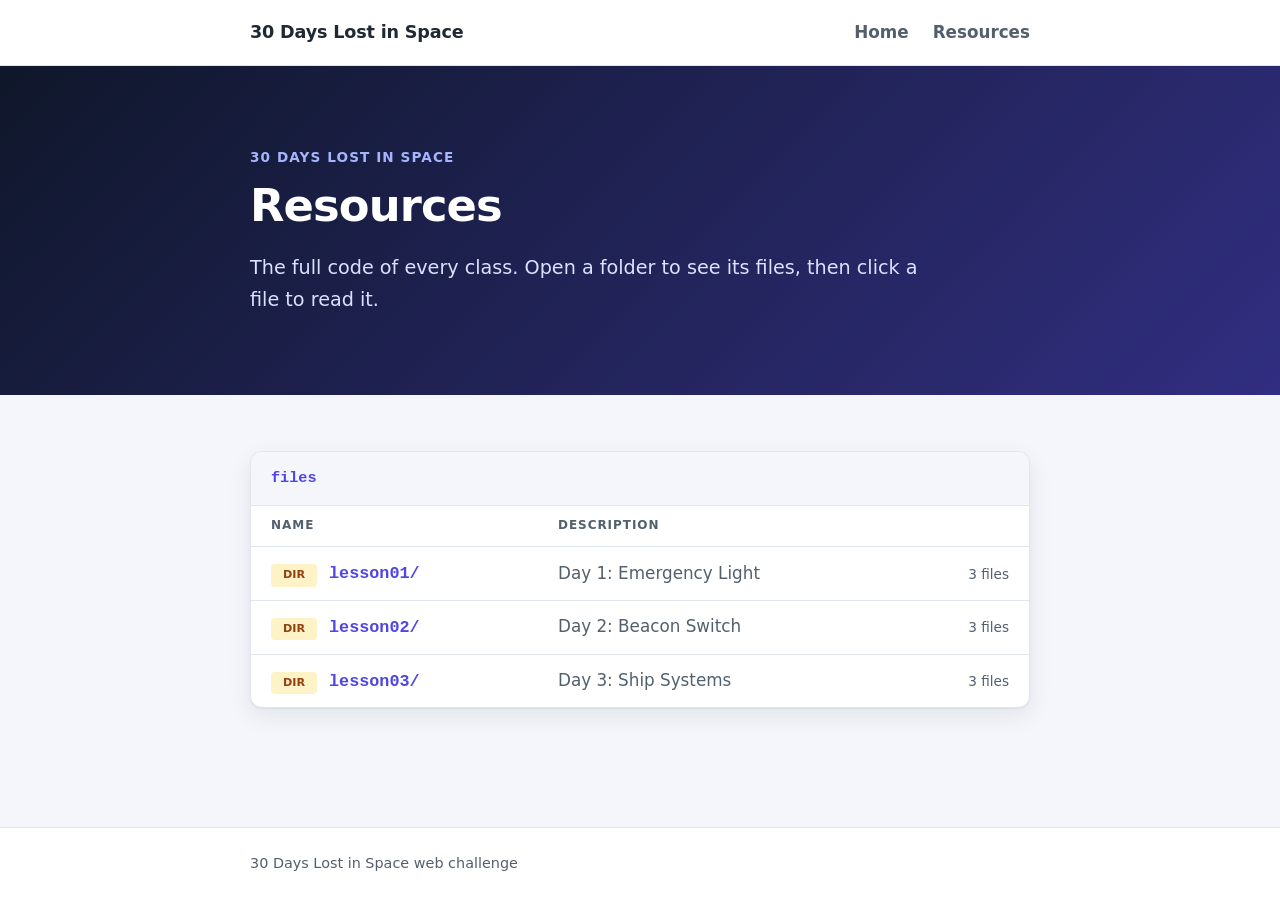
<file: 30daysinspace/program/resources.html>
<!DOCTYPE html>
<html lang="en">
<head>
    <meta charset="UTF-8">
    <meta name="viewport" content="width=device-width, initial-scale=1.0">
    <title>Resources | 30 Days Lost in Space</title>
    <link rel="stylesheet" href="style.css">
</head>
<body>
    <header class="site-header">
        <div class="container">
            <a class="logo" href="index.html">30 Days Lost in Space</a>
            <nav class="site-nav" aria-label="Main">
                <a href="index.html">Home</a>
                <a href="resources.html">Resources</a>
            </nav>
        </div>
    </header>

    <section class="hero">
        <div class="container">
            <p class="eyebrow">30 Days Lost in Space</p>
            <h1>Resources</h1>
            <p class="lead">
                The full code of every class. Open a folder to see its files,
                then click a file to read it.
            </p>
        </div>
    </section>

    <main class="container content">
        <!-- resources.js fills this box with folders, files or code -->
        <div class="browser">
            <nav class="breadcrumb" id="breadcrumb" aria-label="Current folder"></nav>
            <div id="browser-body"></div>
        </div>
    </main>

    <footer class="site-footer">
        <div class="container">
            <p>30 Days Lost in Space web challenge</p>
        </div>
    </footer>

    <script src="resources.js"></script>
</body>
</html>
</file>
<file: 30daysinspace/lesson01/style.css>
/* Colours we use more than once get a name */
:root {
    --space: #0b1026;
    --metal: #39425f;
    --metal-dark: #252c45;
    --text: #c9d4f2;
    --screen-green: #5dffb0;
    --light-off: #4a1018;
    --light-on: #ff2d3f;
}

* {
    box-sizing: border-box;
}

/* The page: deep space with a few stars, and the panel in the middle */
body {
    margin: 0;
    min-height: 100vh;
    padding: 16px;
    display: flex;
    justify-content: center;
    align-items: center;
    font-family: "Courier New", monospace;
    color: var(--text);
    background-color: var(--space);
    background-image:
        radial-gradient(circle at 15% 25%, white 1px, transparent 2px),
        radial-gradient(circle at 80% 15%, white 1px, transparent 2px),
        radial-gradient(circle at 65% 70%, white 1px, transparent 2px),
        radial-gradient(circle at 30% 85%, white 1px, transparent 2px),
        radial-gradient(circle at 90% 60%, white 1px, transparent 2px);
}

/* The metal electric panel */
.panel {
    position: relative; /* the screws are positioned inside this box */
    width: 100%;
    max-width: 340px;
    padding: 36px 32px;
    display: flex;
    flex-direction: column;
    align-items: center;
    gap: 28px;
    background-color: var(--metal);
    border: 4px solid var(--metal-dark);
    border-radius: 24px;
    box-shadow: 0 16px 40px rgba(0, 0, 0, 0.6);
}

h1 {
    margin: 0;
    font-size: 1.1rem;
    letter-spacing: 2px;
    text-transform: uppercase;
}

/* A small round screw in each corner */
.screw {
    position: absolute;
    width: 12px;
    height: 12px;
    background-color: var(--text);
    border: 2px solid var(--metal-dark);
    border-radius: 50%;
}

.top-left     { top: 12px;    left: 12px; }
.top-right    { top: 12px;    right: 12px; }
.bottom-left  { bottom: 12px; left: 12px; }
.bottom-right { bottom: 12px; right: 12px; }

/* The little green status display */
.screen {
    width: 100%;
    padding: 12px 16px;
    font-size: 0.85rem;
    color: var(--screen-green);
    background-color: #06140f;
    border: 2px solid var(--metal-dark);
    border-radius: 10px;
}

.screen p {
    margin: 4px 0;
}

.cursor {
    animation: cursor-blink 1s step-end infinite;
}

@keyframes cursor-blink {
    50% { opacity: 0; }
}

/* The light, switched off */
.light {
    width: 110px;
    height: 110px;
    background-color: var(--light-off);
    border: 8px solid var(--metal-dark);
    border-radius: 50%;
}

/* The light, switched on: JavaScript adds this class to the element above */
.light.on {
    background-color: var(--light-on);
    box-shadow: 0 0 36px 10px var(--light-on);
}
</file>
<file: 30daysinspace/lesson02/style.css>
/* Colours we use more than once get a name */
:root {
    --space: #0b1026;
    --metal: #39425f;
    --metal-dark: #252c45;
    --text: #c9d4f2;
    --screen-green: #5dffb0;
    --light-off: #4a1018;
    --light-on: #ff2d3f;
}

* {
    box-sizing: border-box;
}

/* The page: deep space with a few stars, and the panel in the middle */
body {
    margin: 0;
    min-height: 100vh;
    padding: 16px;
    display: flex;
    justify-content: center;
    align-items: center;
    font-family: "Courier New", monospace;
    color: var(--text);
    background-color: var(--space);
    background-image:
        radial-gradient(circle at 15% 25%, white 1px, transparent 2px),
        radial-gradient(circle at 80% 15%, white 1px, transparent 2px),
        radial-gradient(circle at 65% 70%, white 1px, transparent 2px),
        radial-gradient(circle at 30% 85%, white 1px, transparent 2px),
        radial-gradient(circle at 90% 60%, white 1px, transparent 2px);
}

/* The metal electric panel */
.panel {
    position: relative; /* the screws are positioned inside this box */
    width: 100%;
    max-width: 340px;
    padding: 36px 32px;
    display: flex;
    flex-direction: column;
    align-items: center;
    gap: 28px;
    background-color: var(--metal);
    border: 4px solid var(--metal-dark);
    border-radius: 24px;
    box-shadow: 0 16px 40px rgba(0, 0, 0, 0.6);
}

h1 {
    margin: 0;
    font-size: 1.1rem;
    letter-spacing: 2px;
    text-transform: uppercase;
}

/* A small round screw in each corner */
.screw {
    position: absolute;
    width: 12px;
    height: 12px;
    background-color: var(--text);
    border: 2px solid var(--metal-dark);
    border-radius: 50%;
}

.top-left     { top: 12px;    left: 12px; }
.top-right    { top: 12px;    right: 12px; }
.bottom-left  { bottom: 12px; left: 12px; }
.bottom-right { bottom: 12px; right: 12px; }

/* The little green status display */
.screen {
    width: 100%;
    padding: 12px 16px;
    font-size: 0.85rem;
    color: var(--screen-green);
    background-color: #06140f;
    border: 2px solid var(--metal-dark);
    border-radius: 10px;
}

.screen p {
    margin: 4px 0;
}

.cursor {
    animation: cursor-blink 1s step-end infinite;
}

@keyframes cursor-blink {
    50% { opacity: 0; }
}

/* The light, switched off */
.light {
    width: 110px;
    height: 110px;
    background-color: var(--light-off);
    border: 8px solid var(--metal-dark);
    border-radius: 50%;
}

/* The light, switched on: JavaScript adds this class to the element above */
.light.on {
    background-color: var(--light-on);
    box-shadow: 0 0 36px 10px var(--light-on);
}

/* The switch: the whole label can be clicked */
.switch {
    position: relative;
    display: flex;
    align-items: center;
    gap: 12px;
    font-size: 0.85rem;
    cursor: pointer;
}

/* Hide the real checkbox, but keep it working with the keyboard */
.switch input {
    position: absolute;
    opacity: 0;
}

/* The track the switch slides along */
.track {
    position: relative;
    width: 64px;
    height: 34px;
    background-color: var(--metal-dark);
    border-radius: 17px;
    transition: background-color 0.15s;
}

/* The round knob, drawn with CSS inside the track */
.track::before {
    content: "";
    position: absolute;
    top: 4px;
    left: 4px;
    width: 26px;
    height: 26px;
    background-color: var(--text);
    border-radius: 50%;
    transition: transform 0.15s;
}

/* When the checkbox is checked, the track right after it turns green... */
.switch input:checked + .track {
    background-color: var(--screen-green);
}

/* ...and the knob slides to the right */
.switch input:checked + .track::before {
    transform: translateX(30px);
}

/* Show where the keyboard is, because the real checkbox is invisible */
.switch input:focus-visible + .track {
    outline: 2px solid white;
    outline-offset: 2px;
}
</file>
<file: 30daysinspace/lesson03/style.css>
/* Colours we use more than once get a name */
:root {
    --space: #0b1026;
    --metal: #39425f;
    --metal-dark: #252c45;
    --text: #c9d4f2;
    --screen-green: #5dffb0;
    --light-off: #171b2e;
    --light-green: #3dff8b;
    --light-white: #ffffff;
    --light-amber: #ffb52e;
}

* {
    box-sizing: border-box;
}

/* The page: deep space with a few stars, and the panel in the middle */
body {
    margin: 0;
    min-height: 100vh;
    padding: 16px;
    display: flex;
    justify-content: center;
    align-items: center;
    font-family: "Courier New", monospace;
    color: var(--text);
    background-color: var(--space);
    background-image:
        radial-gradient(circle at 15% 25%, white 1px, transparent 2px),
        radial-gradient(circle at 80% 15%, white 1px, transparent 2px),
        radial-gradient(circle at 65% 70%, white 1px, transparent 2px),
        radial-gradient(circle at 30% 85%, white 1px, transparent 2px),
        radial-gradient(circle at 90% 60%, white 1px, transparent 2px);
}

/* The metal electric panel */
.panel {
    position: relative; /* the screws are positioned inside this box */
    width: 100%;
    max-width: 400px;
    padding: 36px 32px;
    display: flex;
    flex-direction: column;
    align-items: center;
    gap: 28px;
    background-color: var(--metal);
    border: 4px solid var(--metal-dark);
    border-radius: 24px;
    box-shadow: 0 16px 40px rgba(0, 0, 0, 0.6);
}

h1 {
    margin: 0;
    font-size: 1.1rem;
    letter-spacing: 2px;
    text-transform: uppercase;
}

/* A small round screw in each corner */
.screw {
    position: absolute;
    width: 12px;
    height: 12px;
    background-color: var(--text);
    border: 2px solid var(--metal-dark);
    border-radius: 50%;
}

.top-left     { top: 12px;    left: 12px; }
.top-right    { top: 12px;    right: 12px; }
.bottom-left  { bottom: 12px; left: 12px; }
.bottom-right { bottom: 12px; right: 12px; }

/* The little green status display */
.screen {
    width: 100%;
    padding: 12px 16px;
    font-size: 0.85rem;
    color: var(--screen-green);
    background-color: #06140f;
    border: 2px solid var(--metal-dark);
    border-radius: 10px;
}

.screen p {
    margin: 4px 0;
}

.cursor {
    animation: cursor-blink 1s step-end infinite;
}

@keyframes cursor-blink {
    50% { opacity: 0; }
}

/* The list of systems, one above the other */
.systems {
    width: 100%;
    display: flex;
    flex-direction: column;
    gap: 22px;
}

/* One row: light, then name, then switch */
.system {
    position: relative;
    display: flex;
    align-items: center;
    gap: 14px;
    font-size: 0.9rem;
    cursor: pointer;
}

/* The name takes all the free space, pushing the switch to the right */
.system-name {
    flex: 1;
}

.system-name small {
    display: block;
    font-size: 0.7rem;
    opacity: 0.8;
}

/* A light, switched off */
.light {
    flex-shrink: 0;
    width: 44px;
    height: 44px;
    background-color: var(--light-off);
    border: 5px solid var(--metal-dark);
    border-radius: 50%;
    transition: background-color 0.15s, box-shadow 0.15s;
}

/* Each light gets its own colour when JavaScript adds the class "on" */
.light.green.on {
    background-color: var(--light-green);
    box-shadow: 0 0 20px 5px var(--light-green);
}

.light.white.on {
    background-color: var(--light-white);
    box-shadow: 0 0 20px 5px var(--light-white);
}

.light.amber.on {
    background-color: var(--light-amber);
    box-shadow: 0 0 20px 5px var(--light-amber);
}

/* Hide the real checkboxes, but keep them working with the keyboard */
.system input {
    position: absolute;
    opacity: 0;
}

/* The track the switch slides along */
.track {
    position: relative;
    flex-shrink: 0;
    width: 64px;
    height: 34px;
    background-color: var(--metal-dark);
    border-radius: 17px;
    transition: background-color 0.15s;
}

/* The round knob, drawn with CSS inside the track */
.track::before {
    content: "";
    position: absolute;
    top: 4px;
    left: 4px;
    width: 26px;
    height: 26px;
    background-color: var(--text);
    border-radius: 50%;
    transition: transform 0.15s;
}

/* When a checkbox is checked, the track right after it turns green... */
.system input:checked + .track {
    background-color: var(--screen-green);
}

/* ...and the knob slides to the right */
.system input:checked + .track::before {
    transform: translateX(30px);
}

/* Show where the keyboard is, because the real checkbox is invisible */
.system input:focus-visible + .track {
    outline: 2px solid white;
    outline-offset: 2px;
}
</file>
<file: frontend/class01.css>
#page {
    margin: 2;
    max-width: 30rem;
}

.highlight {
    background-color: yellow;
}

.box {
    padding: 1rem;
    margin-bottom: 20px;
}

.dotted {
    border: 1px dashed darkslateblue;
    color: darkslateblue;
} 

.purple {
    background-color: darkslateblue;
    color: white;
}

.gray {
    display: inline-block;
    background-color: rgba(71, 61, 139, 0.3);
}
</file>
<file: MyFirstPage/page_01.css>
.yellowt {
    background: yellow;
    display: inline;
}

#page {
    width: 70%;
}

.box {
    padding: 0.6rem;
    margin-bottom: 0.6rem;
}

.bordered {
    border: 1px dotted blue;
}

.colored {
    background: #483d8b;
    color: white;
}

.block {
    background: gray;
    display: inline-block; 
    border-radius: 5px;
    border-color: rgb(158, 158, 158);
}

#very-important {
    color: red;
}
</file>
<file: 30daysinspace/program/style.css>
/* Colours we use more than once get a name */
:root {
    --text: #1f2933;
    --muted: #52606d;
    --background: #f4f6fb;
    --surface: #ffffff;
    --border: #e1e5ee;
    --accent: #4f46e5;
    --accent-soft: #eef0ff;
    --hero-from: #0f172a;
    --hero-to: #312e81;
    --shadow: 0 1px 2px rgba(15, 23, 42, 0.06), 0 8px 24px rgba(15, 23, 42, 0.08);
}

* {
    box-sizing: border-box;
}

body {
    margin: 0;
    min-height: 100vh;
    display: flex;
    flex-direction: column; /* header on top, footer at the bottom */
    font-family: system-ui, -apple-system, "Segoe UI", Roboto, sans-serif;
    font-size: 1.05rem;
    line-height: 1.65;
    color: var(--text);
    background-color: var(--background);
}

/* Keeps the content in a readable column in the middle of the page */
.container {
    width: 100%;
    max-width: 820px;
    margin: 0 auto;
    padding: 0 20px;
}

a {
    color: var(--accent);
    font-weight: 600;
}

h2 {
    margin: 0 0 24px;
    font-size: 1.3rem;
    line-height: 1.3;
}

/* ---------- Top bar ---------- */
.site-header {
    background-color: var(--surface);
    border-bottom: 1px solid var(--border);
    padding: 18px 0;
}

/* Logo on the left, menu on the right */
.site-header .container {
    display: flex;
    justify-content: space-between;
    align-items: center;
}

.site-nav {
    display: flex;
    gap: 24px;
}

.site-nav a {
    color: var(--muted);
    text-decoration: none;
}

.site-nav a:hover {
    color: var(--accent);
}

.logo {
    font-weight: 800;
    font-size: 1.1rem;
    letter-spacing: -0.01em;
    color: var(--text);
    text-decoration: none;
}

/* ---------- Big coloured welcome band ---------- */
.hero {
    padding: 80px 0;
    color: #ffffff;
    background: linear-gradient(135deg, var(--hero-from), var(--hero-to));
}

.eyebrow {
    margin: 0 0 12px;
    font-size: 0.85rem;
    font-weight: 600;
    letter-spacing: 0.08em;
    text-transform: uppercase;
    color: #a5b4fc;
}

h1 {
    margin: 0 0 20px;
    max-width: 18em;
    font-size: clamp(2rem, 5vw, 2.8rem); /* smaller on phones, bigger on wide screens */
    line-height: 1.15;
    letter-spacing: -0.02em;
}

.lead {
    margin: 0;
    max-width: 36em;
    font-size: 1.2rem;
    color: #dbe1ff;
}

/* ---------- Main content ---------- */
/* A class, not "main", so it beats the padding set by .container above */
.content {
    flex: 1;
    padding-top: 56px; /* breathing room below the blue band */
    padding-bottom: 60px; /* breathing room above the footer */
}

/* ---------- Guide pages: index sidebar + content ---------- */
html {
    scroll-behavior: smooth; /* clicking an index link glides to the section */
}

/* Leave a little space above a section when we jump to it */
[id] {
    scroll-margin-top: 24px;
}

/* Two columns: the index on the left edge, the lesson in the rest of the page */
.guide {
    flex: 1;
    max-width: none; /* use the full width, so the index sits on the left edge */
    display: grid;
    grid-template-columns: 240px minmax(0, 1fr);
    gap: 56px;
}

/* Keep the lesson text in a readable column, centred in the space left over */
.guide .content {
    width: 100%;
    max-width: 820px;
    margin: 0 auto;
}

.toc {
    position: sticky; /* stays on screen while the page scrolls */
    top: 24px;
    align-self: start;
    max-height: calc(100vh - 48px);
    overflow-y: auto;
    margin-top: 56px; /* lines up with the top of the content */
    padding: 20px;
    font-size: 0.9rem;
    line-height: 1.4;
    background-color: var(--surface);
    border: 1px solid var(--border);
    border-radius: 12px;
}

.toc-title {
    margin: 0 0 12px;
    font-size: 0.8rem;
    font-weight: 700;
    letter-spacing: 0.08em;
    text-transform: uppercase;
    color: var(--muted);
}

.toc ol {
    margin: 0;
    padding: 0;
    list-style: none;
}

/* Sub-steps are indented under their step */
.toc ol ol {
    margin: 4px 0 4px 12px;
    padding-left: 10px;
    border-left: 2px solid var(--border);
}

.toc li {
    margin: 4px 0;
}

.toc a {
    display: block;
    padding: 3px 6px;
    color: var(--text);
    font-weight: 500;
    text-decoration: none;
    border-radius: 6px;
}

.toc a:hover {
    color: var(--accent);
    background-color: var(--accent-soft);
}

/* On narrower screens the index sits on top of the lesson instead */
@media (max-width: 960px) {
    .guide {
        max-width: 820px;
        display: block;
    }

    .toc {
        position: static;
        max-height: none;
        margin-top: 36px;
    }
}

/* ---------- Video ---------- */
/* Both the picture link and the real player keep the 16:9 shape of a TV */
.video,
.intro-video iframe {
    position: relative;
    display: block;
    width: 100%;
    aspect-ratio: 16 / 9;
    border: 0;
    border-radius: 12px;
    overflow: hidden;
    background-color: #000;
    box-shadow: var(--shadow);
}

.video img {
    width: 100%;
    height: 100%;
    object-fit: cover;
    display: block;
    transition: transform 0.3s, opacity 0.3s;
}

.video:hover img {
    transform: scale(1.03);
    opacity: 0.85;
}

/* Red round play button drawn with CSS */
.play-button {
    position: absolute;
    top: 50%;
    left: 50%;
    width: 72px;
    height: 72px;
    transform: translate(-50%, -50%);
    background-color: #ff0033;
    border-radius: 50%;
    box-shadow: 0 6px 20px rgba(0, 0, 0, 0.4);
}

/* The white triangle inside the play button */
.play-button::after {
    content: "";
    position: absolute;
    top: 50%;
    left: 54%;
    transform: translate(-50%, -50%);
    border-style: solid;
    border-width: 13px 0 13px 22px;
    border-color: transparent transparent transparent #ffffff;
}

/* Credits and "leave a like" together, right under the video */
.credits {
    margin-top: 24px;
    text-align: center;
    color: var(--muted);
}

.credits p {
    max-width: 36em; /* shorter lines are easier to read when centred */
    margin: 0 auto 12px;
}

/* ---------- Story box (guide pages) ---------- */
.story {
    position: relative; /* the big quote marks are placed inside this box */
    margin: 0;
    padding: 40px 48px;
    font-size: 1.1rem;
    font-style: italic;
    color: #1e3a8a;
    background-color: #e8f0fe;
    border-left: 6px solid #3b82f6;
    border-radius: 12px;
}

.story p {
    margin: 0 0 16px;
}

.story p:last-child {
    margin-bottom: 0;
}

/* Big decorative quote marks in two corners */
.story::before,
.story::after {
    position: absolute;
    font-family: Georgia, serif;
    font-size: 4rem;
    line-height: 1;
    color: #3b82f6;
    opacity: 0.4;
}

.story::before {
    content: "\201C"; /* the “ character */
    top: 8px;
    left: 14px;
}

.story::after {
    content: "\201D"; /* the ” character */
    bottom: -16px;
    right: 18px;
}

/* Normal lesson text that follows the story */
.lesson {
    margin-top: 48px;
}

.lesson p,
.lesson ul,
.lesson ol {
    margin: 0 0 16px;
}

.lesson li {
    margin-bottom: 6px;
}

h3 {
    margin: 32px 0 12px;
    font-size: 1.1rem;
}

/* Code inside a sentence */
code {
    font-family: "Courier New", monospace;
    font-size: 0.92em;
    padding: 2px 6px;
    background-color: var(--accent-soft);
    border-radius: 4px;
}

/* Blocks of code to copy */
pre {
    margin: 0 0 16px;
    padding: 20px 24px;
    overflow-x: auto; /* long lines scroll sideways instead of breaking the page */
    font-size: 0.9rem;
    line-height: 1.5;
    color: #e2e8f0;
    background-color: #1e1e2e;
    border-radius: 10px;
}

pre code {
    padding: 0;
    font-size: inherit;
    background: none;
}

/* Screenshot of the finished result */
.screenshot {
    margin: 32px 0 0;
    text-align: center;
}

.screenshot img {
    display: block;
    max-width: 100%;
    margin: 0 auto;
    border-radius: 12px;
    box-shadow: var(--shadow);
}

.screenshot figcaption {
    margin-top: 12px;
    font-size: 0.9rem;
    color: var(--muted);
}

/* "Your turn" box: an exercise for the students */
.action {
    margin: 32px 0;
    padding: 28px 32px;
    background-color: #ecfdf5;
    border: 2px solid #10b981;
    border-radius: 12px;
}

.action-label {
    display: inline-block;
    padding: 4px 12px;
    font-size: 0.8rem;
    font-weight: 700;
    letter-spacing: 0.08em;
    text-transform: uppercase;
    color: #ffffff;
    background-color: #10b981;
    border-radius: 999px;
}

.action img {
    display: block;
    width: 100%;
    max-width: 320px;
    margin: 8px auto 20px;
    border-radius: 10px;
}

.action p:last-child {
    margin-bottom: 0;
}

/* A small warning box */
.note {
    padding: 12px 16px;
    font-size: 0.95rem;
    background-color: #fff7e6;
    border-left: 4px solid #f59e0b;
    border-radius: 6px;
}

/* ---------- Start button ---------- */
.start {
    margin-top: 56px;
    text-align: center;
}

.button {
    display: inline-block;
    padding: 16px 40px;
    font-size: 1.1rem;
    font-weight: 700;
    color: #ffffff;
    text-decoration: none;
    background: linear-gradient(135deg, var(--accent), var(--hero-to));
    border-radius: 999px; /* fully rounded ends */
    box-shadow: 0 8px 20px rgba(79, 70, 229, 0.35);
    transition: transform 0.2s, box-shadow 0.2s;
}

.button:hover {
    transform: translateY(-2px); /* lifts up a little */
    box-shadow: 0 12px 28px rgba(79, 70, 229, 0.45);
}

/* "Next day" button at the end of a guide, pushed to the right */
.page-nav {
    margin-top: 56px;
    display: flex;
    justify-content: flex-end;
}

/* ---------- Resources page: file browser ---------- */
.browser {
    overflow: hidden;
    background-color: var(--surface);
    border: 1px solid var(--border);
    border-radius: 12px;
    box-shadow: var(--shadow);
}

.breadcrumb {
    padding: 14px 20px;
    font-family: "Courier New", monospace;
    font-size: 0.95rem;
    color: var(--muted);
    background-color: var(--background);
    border-bottom: 1px solid var(--border);
}

.breadcrumb a {
    text-decoration: none;
}

.listing {
    width: 100%;
    border-collapse: collapse;
}

.listing th {
    padding: 10px 20px;
    font-size: 0.75rem;
    letter-spacing: 0.08em;
    text-transform: uppercase;
    text-align: left;
    color: var(--muted);
    border-bottom: 1px solid var(--border);
}

.listing td {
    padding: 12px 20px;
    border-bottom: 1px solid var(--border);
}

.listing tbody tr:last-child td {
    border-bottom: 0;
}

.listing tbody tr:hover {
    background-color: var(--accent-soft);
}

.listing-name a {
    font-family: "Courier New", monospace;
    text-decoration: none;
}

.listing-description {
    color: var(--muted);
}

.listing-actions {
    text-align: right;
    white-space: nowrap;
}

.listing-count {
    font-size: 0.85rem;
    color: var(--muted);
}

/* Small links that look like buttons: Raw, Download, Copy */
.listing-link {
    display: inline-block;
    margin-left: 8px;
    padding: 4px 12px;
    font: inherit;
    font-size: 0.85rem;
    font-weight: 600;
    color: var(--accent);
    text-decoration: none;
    background-color: var(--surface);
    border: 1px solid var(--border);
    border-radius: 999px;
    cursor: pointer;
}

.listing-link:hover {
    border-color: var(--accent);
}

/* The coloured label in front of each name */
.badge {
    display: inline-block;
    min-width: 46px;
    margin-right: 12px;
    padding: 2px 6px;
    font-family: system-ui, sans-serif;
    font-size: 0.7rem;
    font-weight: 700;
    text-align: center;
    border-radius: 4px;
}

.badge-dir  { color: #92400e; background-color: #fef3c7; }
.badge-html { color: #9a3412; background-color: #ffedd5; }
.badge-css  { color: #1e40af; background-color: #dbeafe; }
.badge-js   { color: #854d0e; background-color: #fef9c3; }

.browser-footer {
    padding: 20px;
    text-align: right;
    border-top: 1px solid var(--border);
}

.button-small {
    padding: 10px 24px;
    font-size: 0.95rem;
}

/* Viewing one file */
.file-toolbar {
    display: flex;
    flex-wrap: wrap;
    justify-content: space-between;
    align-items: center;
    gap: 12px;
    padding: 14px 20px;
    border-bottom: 1px solid var(--border);
}

.file-title {
    margin: 0;
    font-family: "Courier New", monospace;
    font-weight: 700;
}

.file-code {
    margin: 0;
    border-radius: 0;
}

/* "Full code" box at the end of a guide */
.resources-box {
    padding: 24px 28px;
    background-color: var(--surface);
    border: 1px solid var(--border);
    border-radius: 12px;
}

.resources-box p:last-child {
    margin-bottom: 0;
}

/* ---------- Bottom bar ---------- */
.site-footer {
    padding: 24px 0;
    background-color: var(--surface);
    border-top: 1px solid var(--border);
    font-size: 0.9rem;
    color: var(--muted);
}

.site-footer p {
    margin: 0;
}

/* ---------- Phones ---------- */
@media (max-width: 600px) {
    .hero {
        padding: 56px 0;
    }

    .content {
        padding-top: 36px;
        padding-bottom: 40px;
    }

    .story,
    .action {
        padding: 28px 20px;
    }

    /* The file list gets narrow: hide the description column */
    .listing th:nth-child(2),
    .listing-description {
        display: none;
    }

    .listing th,
    .listing td {
        padding-left: 14px;
        padding-right: 14px;
    }
}
</file>
